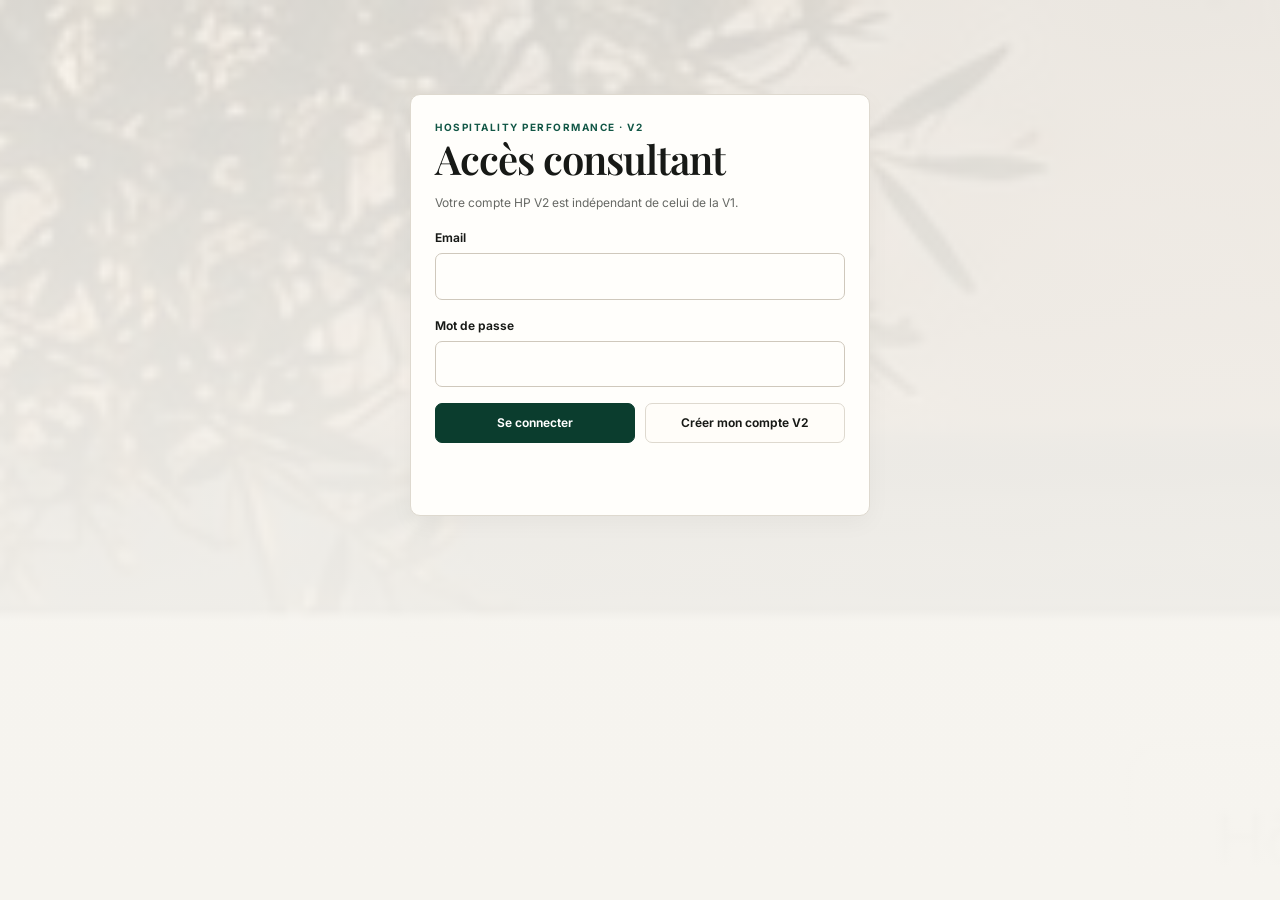
<file: index.html>
<!doctype html>
<html lang="fr"><head><meta charset="utf-8"><meta name="viewport" content="width=device-width,initial-scale=1"><meta name="robots" content="noindex,nofollow"><meta name="referrer" content="no-referrer"><meta name="theme-color" content="#0B3D2E"><title>Établissements | HP V2</title><link rel="preconnect" href="https://fonts.googleapis.com"><link rel="preconnect" href="https://fonts.gstatic.com" crossorigin><link href="https://fonts.googleapis.com/css2?family=Inter:wght@400;500;600;700;800&family=Playfair+Display:ital,wght@0,500;0,600;0,700;1,500&display=swap" rel="stylesheet"><link rel="stylesheet" href="app.css"></head><body class="authOnly" data-page="dashboard">
<aside class="sideNav"><div class="brandBlock"><div class="hpMark">HP</div><div class="hpWords">Hospitality<br>Performance</div></div><nav id="nav" class="navItems" aria-label="Navigation principale"></nav><div class="sideEditorial"><em>Des lieux d’exception<br>plus performants demain.</em><small>HP · Diagnostic V2</small></div></aside>
<main class="appShell"><header class="topbar"><span class="small">Hospitality Performance · Diagnostic initial</span><span id="userName" class="small"></span></header><div class="canvas"><section id="loginView" class="card login"><div class="eyebrow">Hospitality Performance · V2</div><h1>Accès consultant</h1><p class="small">Votre compte HP V2 est indépendant de celui de la V1.</p><form id="loginForm"><label class="field"><span>Email</span><input id="email" type="email" autocomplete="username" required></label><label class="field"><span>Mot de passe</span><input id="password" type="password" autocomplete="current-password" required></label><div class="actions"><button class="btn" id="loginBtn" type="submit">Se connecter</button><button class="btn secondary" id="signupBtn" type="button">Créer mon compte V2</button></div><p id="loginMsg" class="message" role="status"></p></form></section><div id="appView" class="hide"><div class="hero"><div><div class="eyebrow">Hospitality Performance · V2</div><h1>Vos établissements</h1><p class="muted" id="total">Votre espace de diagnostic.</p></div></div><section class="card"><h2>Créer un diagnostic</h2><form id="newForm"><div class="grid2"><label class="field"><span>Nom de l’établissement</span><input id="newName" maxlength="180" required placeholder="Ex. Restaurant des Rives"></label><label class="field"><span>Type d’établissement</span><select id="newType"><option value="">À préciser</option><option>Restaurant</option><option>Bar / bar-restaurant</option><option>Hôtel</option><option>Lieu événementiel</option><option>Groupe multi-sites</option><option>Autre</option></select></label></div><button class="btn" id="createBtn">Créer le diagnostic</button></form></section><section class="card"><div class="grid2"><label class="field"><span>Rechercher</span><input id="search" type="search" placeholder="Nom de l’établissement"></label><label class="field"><span>Statut</span><select id="statusFilter"><option value="">Tous les statuts</option><option>Nouveau</option><option>Pris en charge</option><option>Clos</option></select></label></div><div id="list" class="loading">Chargement des établissements…</div></section><p id="message" class="message screenOnly" role="status"></p></div></div></main><script type="module" src="app.js"></script></body></html>
</file>
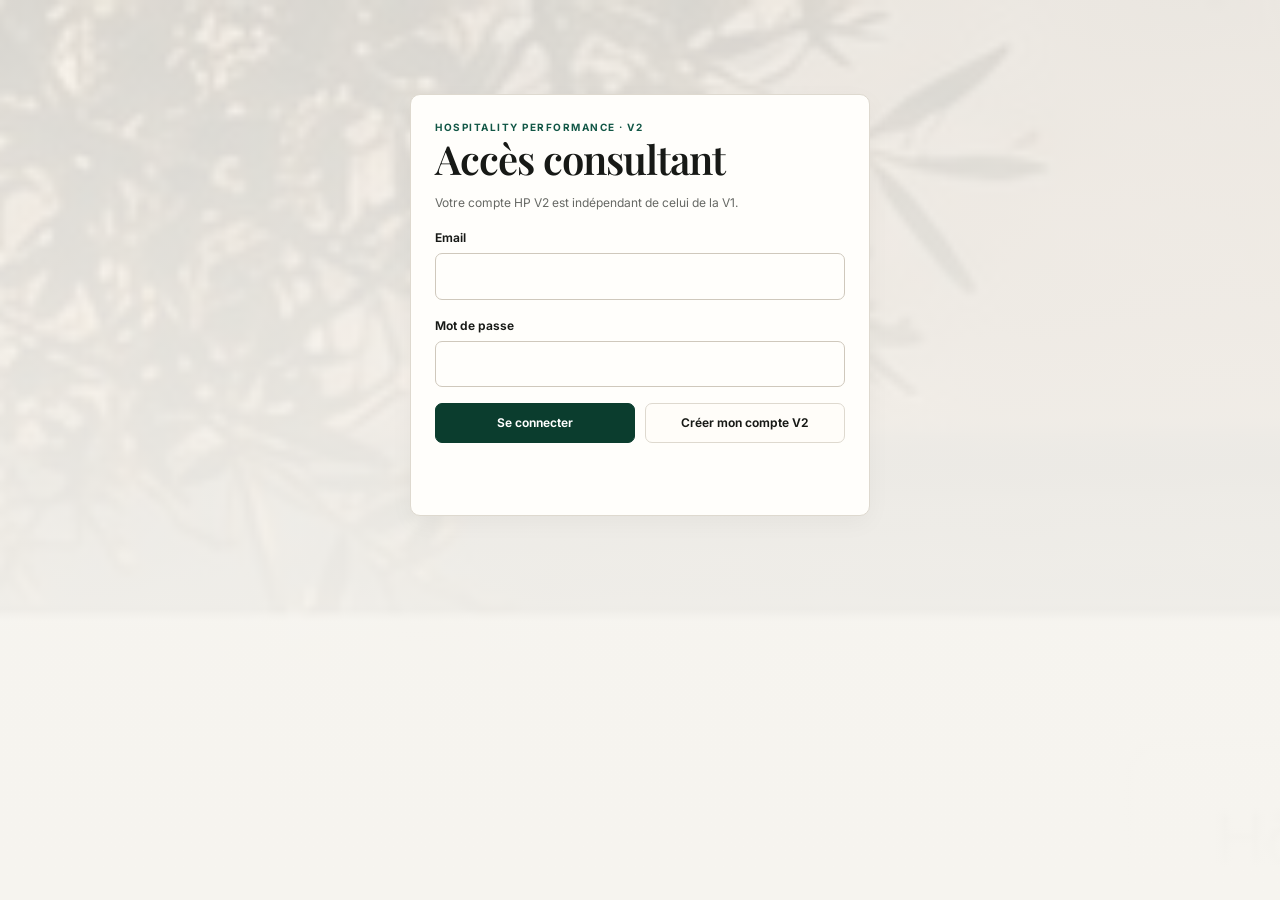
<file: admin.html>
<!doctype html>
<html lang="fr"><head><meta charset="utf-8"><meta name="viewport" content="width=device-width,initial-scale=1"><meta name="robots" content="noindex,nofollow"><meta name="referrer" content="no-referrer"><meta name="theme-color" content="#0B3D2E"><title>Diagnostic | HP V2</title><link rel="preconnect" href="https://fonts.googleapis.com"><link rel="preconnect" href="https://fonts.gstatic.com" crossorigin><link href="https://fonts.googleapis.com/css2?family=Inter:wght@400;500;600;700;800&family=Playfair+Display:ital,wght@0,500;0,600;0,700;1,500&display=swap" rel="stylesheet"><link rel="stylesheet" href="app.css"></head><body class="authOnly" data-page="admin">
<aside class="sideNav"><div class="brandBlock"><div class="hpMark">HP</div><div class="hpWords">Hospitality<br>Performance</div></div><nav id="nav" class="navItems" aria-label="Navigation principale"></nav><div class="sideEditorial"><em>Des lieux d’exception<br>plus performants demain.</em><small>HP · Diagnostic V2</small></div></aside>
<main class="appShell"><header class="topbar"><span class="small">Hospitality Performance · Diagnostic initial</span><span id="userName" class="small"></span></header><div class="canvas"><section id="loginView" class="card login"><div class="eyebrow">Hospitality Performance · V2</div><h1>Accès consultant</h1><p class="small">Votre compte HP V2 est indépendant de celui de la V1.</p><form id="loginForm"><label class="field"><span>Email</span><input id="email" type="email" autocomplete="username" required></label><label class="field"><span>Mot de passe</span><input id="password" type="password" autocomplete="current-password" required></label><div class="actions"><button class="btn" id="loginBtn" type="submit">Se connecter</button><button class="btn secondary" id="signupBtn" type="button">Créer mon compte V2</button></div><p id="loginMsg" class="message" role="status"></p></form></section><div id="appView" class="hide"><div class="hero screenOnly"><div><div class="eyebrow">Diagnostic</div><h1 id="estName">Établissement</h1></div></div><div id="content">Chargement du diagnostic…</div><p id="message" class="message screenOnly" role="status"></p></div></div></main><script type="module" src="app.js"></script></body></html>
</file>
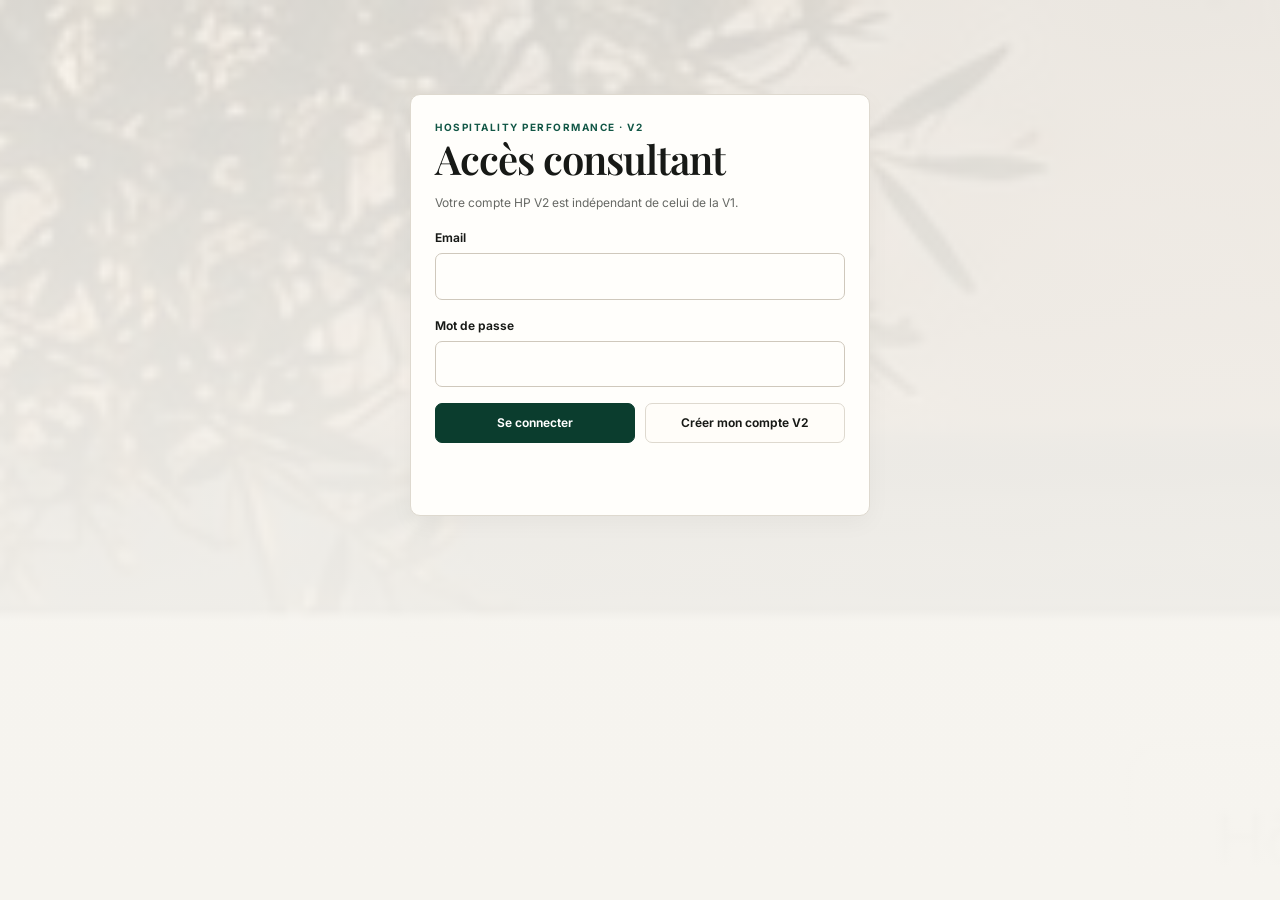
<file: collection.html>
<!doctype html>
<html lang="fr"><head><meta charset="utf-8"><meta name="viewport" content="width=device-width,initial-scale=1"><meta name="robots" content="noindex,nofollow"><meta name="referrer" content="no-referrer"><meta name="theme-color" content="#0B3D2E"><title>Écoute salariés | HP V2</title><link rel="preconnect" href="https://fonts.googleapis.com"><link rel="preconnect" href="https://fonts.gstatic.com" crossorigin><link href="https://fonts.googleapis.com/css2?family=Inter:wght@400;500;600;700;800&family=Playfair+Display:ital,wght@0,500;0,600;0,700;1,500&display=swap" rel="stylesheet"><link rel="stylesheet" href="app.css"></head><body class="authOnly" data-page="collection">
<aside class="sideNav"><div class="brandBlock"><div class="hpMark">HP</div><div class="hpWords">Hospitality<br>Performance</div></div><nav id="nav" class="navItems" aria-label="Navigation principale"></nav><div class="sideEditorial"><em>Des lieux d’exception<br>plus performants demain.</em><small>HP · Diagnostic V2</small></div></aside>
<main class="appShell"><header class="topbar"><span class="small">Hospitality Performance · Diagnostic initial</span><span id="userName" class="small"></span></header><div class="canvas"><section id="loginView" class="card login"><div class="eyebrow">Hospitality Performance · V2</div><h1>Accès consultant</h1><p class="small">Votre compte HP V2 est indépendant de celui de la V1.</p><form id="loginForm"><label class="field"><span>Email</span><input id="email" type="email" autocomplete="username" required></label><label class="field"><span>Mot de passe</span><input id="password" type="password" autocomplete="current-password" required></label><div class="actions"><button class="btn" id="loginBtn" type="submit">Se connecter</button><button class="btn secondary" id="signupBtn" type="button">Créer mon compte V2</button></div><p id="loginMsg" class="message" role="status"></p></form></section><div id="appView" class="hide"><div class="hero screenOnly"><div><div class="eyebrow">Écoute salariés</div><h1 id="estName">Établissement</h1></div></div><div id="content">Chargement du diagnostic…</div><p id="message" class="message screenOnly" role="status"></p></div></div></main><script type="module" src="collection.js"></script></body></html>
</file>
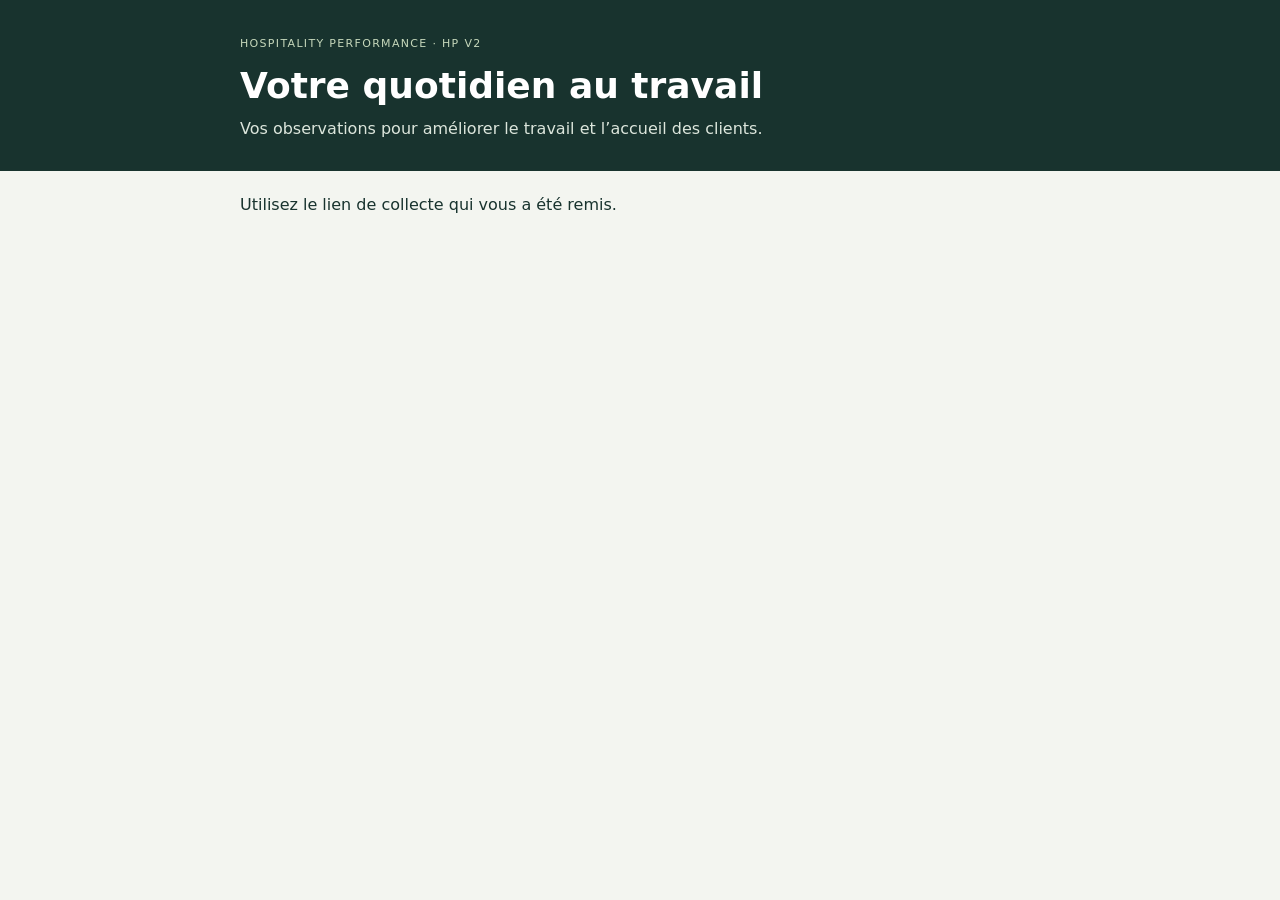
<file: employee.html>
<!doctype html>
<html lang="fr">
<head>
<meta charset="utf-8"><meta name="viewport" content="width=device-width,initial-scale=1">
<title>Questionnaire salarié | HP V2 · Chez Carlo</title><meta name="robots" content="noindex,nofollow"><meta name="referrer" content="no-referrer">
<style>
:root{--ink:#18332e;--green:#185c4d;--light:#e8f0eb;--line:#cddbd2;--muted:#53665f}
*{box-sizing:border-box}html{scroll-padding-bottom:110px}body{margin:0;background:#f3f5f0;color:var(--ink);font:16px/1.5 system-ui,-apple-system,sans-serif}header{background:var(--ink);color:white;padding:30px max(24px,calc((100vw - 800px)/2))}header small{font-size:11px;letter-spacing:.12em;color:#c6d8bb}h1{font-size:clamp(25px,4vw,36px);line-height:1.2;margin:10px 0}header p{max-width:650px;color:#dce6dc;margin:8px 0 0}main{max-width:840px;margin:22px auto;padding:0 20px 50px;min-width:0}h2{font-size:23px;line-height:1.3;margin:22px 0 16px}.notice{padding:16px 20px;background:var(--light);border-radius:12px;margin:14px 0}.notice p{margin:5px 0}.notice summary{font-size:14px;cursor:pointer}.notice a{overflow-wrap:anywhere}.meta,#campaign-site{font-size:14px;color:var(--muted);overflow-wrap:anywhere}nav{display:flex;gap:8px;flex-wrap:wrap;margin:20px 0}nav button{border:1px solid var(--line);background:white;color:var(--ink);border-radius:20px;padding:9px 13px;min-height:44px}nav button[aria-current="step"]{background:var(--green);color:white;border-color:var(--green)}.mobile-nav{display:none}button{font:inherit;cursor:pointer}button:focus-visible,input:focus-visible,textarea:focus-visible,select:focus-visible,summary:focus-visible{outline:3px solid #ba7b13;outline-offset:3px}fieldset.card{min-inline-size:0;min-width:0;width:100%;max-width:100%;margin:20px 0;padding:20px;border:1px solid var(--line);border-radius:14px;background:white}legend{font-size:17px;line-height:1.45;font-weight:700;padding:0 5px;white-space:normal;overflow-wrap:anywhere;max-width:100%}.qid{display:block;font-size:12px;letter-spacing:.09em;color:var(--green);margin-bottom:5px}.hint{font-size:14px;color:var(--muted);margin:8px 0 14px}.choices{display:grid;gap:8px;min-width:0}.choice{display:flex;align-items:flex-start;gap:11px;min-height:48px;padding:12px;border-radius:9px;background:#f6f8f4;cursor:pointer}.choice input{flex:0 0 21px;width:21px;height:21px;margin:2px 0 0;accent-color:var(--green)}.choice span{min-width:0;overflow-wrap:anywhere}label.field{display:block;margin:14px 0 6px;font-weight:550}input[type=text],textarea,select{display:block;min-width:0;max-width:100%;width:100%;font:inherit;font-size:16px;color:var(--ink);border:1px solid #acbeb1;background:white;border-radius:8px;padding:12px;min-height:48px}select{text-overflow:ellipsis}textarea{resize:vertical;min-height:90px}.details,.entry,.matrix-row{min-width:0;max-width:100%;border-left:3px solid #c9d9bd;padding:0 0 3px 14px;margin:16px 0}.entry{background:#f7f9f4;padding:12px;border-radius:8px}.entry h3{font-size:15px;margin:0 0 10px}.matrix-row label{display:block;margin-bottom:7px;font-weight:550;overflow-wrap:anywhere}.actions{display:flex;gap:10px;justify-content:space-between;margin-top:24px}.btn{border:1px solid var(--green);border-radius:9px;padding:12px 18px;min-height:48px;background:white;color:var(--green)}.primary{background:var(--green);color:white}.btn:disabled{opacity:.45;cursor:default}.error{color:#9c2b23;font-size:14px}.error:empty{display:none}#status{padding:12px 0;color:#8c2721;overflow-wrap:anywhere}progress{display:block;width:100%;height:7px;accent-color:var(--green);margin-top:8px}[hidden]{display:none!important}.footer{margin-top:26px;border-top:1px solid var(--line);padding-top:16px;font-size:13px;color:var(--muted)}#submission{margin:16px 0}#connection-state{overflow-wrap:anywhere}
@media(max-width:600px){body{padding-bottom:calc(104px + env(safe-area-inset-bottom,0px))}header{padding:19px 16px}header p{font-size:14px;line-height:1.5}main{margin:16px auto;padding:0 16px 24px}h2{font-size:21px;margin:20px 0 12px}.notice{padding:12px 14px;font-size:14px;border-radius:10px;margin:12px 0}nav{display:none}.mobile-nav{display:block;font-size:13px;font-weight:600;margin:18px 0 10px}.mobile-nav select{margin-top:6px;background:var(--green);color:white;border-color:var(--green);font-size:16px;min-height:48px}.meta{font-size:13px}fieldset.card{padding:14px;margin:18px 0;border-radius:12px}legend{font-size:16px;padding:0 3px;max-width:100%;width:100%}.choice{padding:11px;min-height:48px}.details,.matrix-row{padding-left:9px;margin:14px 0}.entry{padding:10px;border-left:0}.details .entry{margin-left:0}.actions{position:fixed;z-index:10;left:0;right:0;bottom:0;display:flex;align-items:center;gap:10px;margin:0;padding:10px 16px calc(10px + env(safe-area-inset-bottom,0px));background:#fffefb;border-top:1px solid var(--line);box-shadow:0 -4px 16px #18332e0a}.actions .btn{flex:1;min-width:0;font-size:15px;padding:12px 9px}.actions #submit{flex:1.6}.footer{font-size:12px}#campaign-site{font-size:13px}}
@media(max-width:350px){main{padding-inline:10px}header{padding-inline:12px}fieldset.card{padding:12px}h1{font-size:24px}.actions{padding-inline:10px}.choice{gap:8px;padding:10px}}
@media(prefers-reduced-motion:reduce){*{scroll-behavior:auto!important}}
@media print{body{background:white;padding:0}header{background:white;color:black;padding:15px}header p,header small{color:black}main{margin:0;max-width:none}nav,.mobile-nav,.actions,.footer,#status,progress,#submission{display:none!important}section[hidden]{display:block!important}fieldset.card{break-inside:avoid;border-color:#aaa}input,textarea,select{border-color:#aaa}h2{break-after:avoid}}


/* Keep question headings inside the card instead of across the fieldset border. */
fieldset.card{padding:22px}
.question-header{min-width:0;padding-bottom:15px;margin-bottom:16px;border-bottom:1px solid #e7ede5}
.question-title{margin:0;color:var(--ink);font-size:17px;line-height:1.45;font-weight:700;overflow-wrap:anywhere}
.question-header .qid{display:inline-block;margin:0 0 9px;padding:3px 8px;border-radius:6px;background:var(--light);font-size:11px;line-height:1.4;font-weight:700;letter-spacing:.06em}
.question-header+.hint{margin-top:0}
@media(max-width:600px){fieldset.card{padding:17px 15px;margin:16px 0}.question-header{padding-bottom:13px;margin-bottom:14px}.question-title{font-size:16px;line-height:1.45}}
@media(max-width:350px){fieldset.card{padding:15px 13px}}
</style></head>
<body><header><small>HOSPITALITY PERFORMANCE · HP V2</small><h1>Votre quotidien au travail</h1><p>Vos observations pour améliorer le travail et l’accueil des clients.</p></header>
<main><div id="connection-state" role="status">Vérification du lien…</div><div id="survey-root" hidden><p id="campaign-site"></p><div class="notice"><p><strong>Pensez à vos quatre dernières semaines de travail.</strong></p><p>Toutes les réponses sont facultatives. Vous pouvez indiquer « Je ne sais pas » ou « Non concerné ». Dans vos exemples, ne nommez pas de collègues ni de clients.</p></div>
<details class="notice"><summary>Informations sur la collecte et les données</summary><p>Cette collecte volontaire sert à préparer les améliorations d’organisation, d’intégration et d’expérience client. Vous pouvez choisir « Non concerné » et laisser les commentaires vides.</p><p>Aucun nom, email ou poste n’est demandé. La période de l’intégration observée peut être indiquée, sans date précise. Évitez les noms, les situations reconnaissables et les données sensibles dans les commentaires. Dans une petite équipe, un récit peut permettre de reconnaître son auteur : l’anonymat absolu n’est pas garanti.</p><p>Les réponses détaillées sont accessibles au titulaire du compte HP qui pilote la collecte, Thibaut Frevol. Les synthèses destinées à la direction et aux équipes portent sur les résultats collectifs ; les résultats ne sont affichés qu’à partir de cinq réponses applicables. Aucun verbatim n’est inclus dans cette synthèse.</p><p>Les réponses détaillées sont supprimées lors de la purge quotidienne, à partir de 90 jours après la fermeture prévue de la collecte. Contact pour toute question sur cette collecte ou les données : <a href="mailto:frevol.thibaut@gmail.com">frevol.thibaut@gmail.com</a>. Le lien permet un seul envoi. Il ne doit être associé à aucun registre nominatif.</p></details>
<nav aria-label="Rubriques du questionnaire" id="tabs"></nav><label class="mobile-nav" for="mobile-step">Rubrique<select id="mobile-step"></select></label><div class="meta" id="step-label"></div><progress id="progress" max="5" value="1" aria-label="Progression dans les rubriques"></progress>
<form id="survey" novalidate></form>
<div id="submission" hidden><label class="choice"><input type="checkbox" id="notice"><span>J’ai pris connaissance des informations sur la collecte et je souhaite transmettre mes réponses.</span></label><div hidden aria-hidden="true"><input id="website" tabindex="-1" autocomplete="off"></div></div>
<div class="actions"><button class="btn" type="button" id="prev">← Retour</button><button class="btn primary" type="button" id="next">Continuer →</button><button class="btn primary" type="button" id="submit" hidden>Envoyer mes réponses</button></div>
<div id="status" role="status" aria-live="polite"></div><div class="footer">HP V2 · Écoute salariés · Vos réponses portent sur les quatre dernières semaines, sauf indication particulière.</div></div>
<noscript><p>Activez JavaScript pour afficher et remplir ce formulaire interactif.</p></noscript></main>
<script type="module">
import {SUPABASE_URL} from "./config.js";
import {questionnaireVersion,validateEmployee} from "./employee-model.js";
'use strict';
const questions=[{"n": "Q01", "title": "Difficultés de charge", "id": "org_workload_peaks", "label": "L’équipe a-t-elle parfois du mal à suivre ?"}, {"n": "Q02", "title": "Temps disponible", "id": "org_available_time", "label": "Y a-t-il des moments où l’équipe a peu de travail ?"}, {"n": "Q03", "title": "Pertes de temps", "id": "org_time_losses", "label": "Quelles sont les principales causes de perte de temps dans votre travail ?"}, {"n": "Q04", "title": "Dépassements horaires", "id": "org_overtime", "label": "Sur les quatre dernières semaines, combien de fois avez-vous dépassé votre horaire de fin prévu ?"}, {"n": "Q05", "title": "Modification d’organisation", "id": "org_improvement", "label": "Quelle modification d’organisation permettrait de mieux absorber l’activité avec les heures de travail disponibles ?"}, {"n": "Q06", "title": "Demandes insatisfaites", "id": "offer_unmet_requests", "label": "Quelles demandes de clients ne parvenons-nous pas à satisfaire aujourd’hui ?"}, {"n": "Q07", "title": "Renoncements clients", "id": "offer_lost_opportunities", "label": "Avez-vous observé des clients renoncer à une commande, une réservation ou une prestation ?"}, {"n": "Q08", "title": "Offre à tester", "id": "offer_test_proposal", "label": "À partir des demandes réellement entendues, quelle offre faudrait-il tester en premier ?"}, {"n": "Q09", "title": "Conditions de réalisation", "id": "offer_delivery_barriers", "label": "Qu’est-ce qui pourrait empêcher l’équipe de réaliser correctement cette nouvelle offre ?"}, {"n": "Q10", "title": "Informations commerciales disponibles", "id": "offer_sales_information", "label": "Lorsqu’un client vous interroge sur les offres ou prestations de l’établissement, de quoi disposez-vous ?"}, {"n": "Q11", "title": "Étapes réellement prévues", "id": "onboarding_steps", "label": "Lors de cette intégration, quels éléments étaient effectivement prévus ?"}, {"n": "Q12", "title": "Tâches mises en difficulté", "id": "onboarding_difficult_tasks", "label": "Sur quelles tâches le nouveau collaborateur a-t-il été mis en difficulté faute d’explication ou d’accompagnement ?"}, {"n": "Q13", "title": "Critères d’autonomie", "id": "onboarding_autonomy_criteria", "label": "Qu’est-ce qui permettait de décider que le nouveau collaborateur pouvait travailler seul sur son poste ?"}, {"n": "Q14", "title": "Accompagnement prioritaire", "id": "onboarding_support_priorities", "label": "Quel accompagnement aurait le plus facilité cette prise de poste ?"}, {"n": "Q15", "title": "Problèmes signalés", "id": "customer_reported_problems", "label": "Quels problèmes les clients vous ont-ils signalés sur les quatre dernières semaines ?"}, {"n": "Q16", "title": "Problème majeur et traitement", "id": "customer_main_issue", "label": "Quel problème dégrade le plus l’expérience client selon vos observations ?"}, {"n": "Q17", "title": "Points forts à préserver", "id": "customer_strengths", "label": "Qu’est-ce que les clients apprécient particulièrement et qu’il faut préserver ?"}, {"n": "Q18", "title": "Priorité terrain", "id": "priority_first_action", "label": "Parmi les difficultés que vous avez décrites, laquelle faudrait-il traiter en premier dans les trois prochains mois ?"}];
const sections=['Organisation du travail','Offre commerciale','Intégration','Expérience client','Première action'];
const unknown=['Je ne sais pas','Non concerné'];
const yes=['Oui','Partiellement','Non',...unknown];
const exclusive=new Set(['Je ne sais pas','Non concerné','Aucune perte de temps importante','Aucun obstacle identifié','Aucun critère clairement identifié','Raison inconnue']);
const $=id=>document.getElementById(id);
function el(tag,props={},txt){let e=document.createElement(tag);Object.assign(e,props);if(txt!==undefined)e.textContent=txt;return e}
function field(parent,name,label,long=true){let id='f_'+name;parent.append(el('label',{className:'field',htmlFor:id},label));let e=el(long?'textarea':'input',{id,name,maxLength:long?1000:300});if(!long)e.type='text';parent.append(e);return e}
function select(parent,name,label,opts){let box=el('div',{className:'matrix-row'}),id='f_'+name;box.append(el('label',{htmlFor:id},label));let e=el('select',{name,id});e.append(el('option',{value:''},'Choisir une réponse'));opts.forEach(o=>e.append(el('option',{value:o},o)));box.append(e);parent.append(box);return e}
function choice(parent,name,opts,multi=false,max=99,labels={}){let box=el('div',{className:'choices'});parent.append(box);opts.forEach((o,i)=>{let lab=el('label',{className:'choice'}),input=el('input',{type:multi?'checkbox':'radio',name,value:o});input.addEventListener('change',()=>{if(multi&&input.checked){let all=[...box.querySelectorAll('input')];if(exclusive.has(o))all.forEach(x=>{if(x!==input)x.checked=false});else all.forEach(x=>{if(exclusive.has(x.value))x.checked=false});if(all.filter(x=>x.checked).length>max){input.checked=false;error.textContent='Choisissez '+max+' réponses maximum.';return}}error.textContent='';box.dispatchEvent(new Event('answerchange'))});lab.append(input,el('span',{},labels[o]||o));box.append(lab)});let error=el('p',{className:'error',role:'alert'});box.append(error);return box}
function selected(box){return [...box.querySelectorAll('input:checked')].map(x=>x.value)}
function clear(box){box.querySelectorAll('input,textarea,select').forEach(x=>{if(x.type==='radio'||x.type==='checkbox')x.checked=false;else x.value=''});box.querySelectorAll('.error').forEach(x=>x.textContent='')}
function visibility(box,show){if(!show&&!box.hidden)clear(box);box.hidden=!show;box.querySelectorAll('input,select,textarea').forEach(x=>x.disabled=!show);if(show)box.querySelectorAll('[hidden] input,[hidden] select,[hidden] textarea').forEach(x=>x.disabled=true)}
function gate(parent,name,options,active,build,labels={}){let c=choice(parent,name,options,false,99,labels),d=el('div',{className:'details'});parent.append(d);build(d);visibility(d,false);c.addEventListener('answerchange',()=>visibility(d,active(selected(c)[0])));return c}
function multi(parent,name,options,max=99){let c=choice(parent,name,options,true,max);if(options.some(x=>x.startsWith('Autre'))){let d=el('div',{className:'details'});parent.append(d);field(d,name+'.other','Précisez « Autre »');visibility(d,false);c.addEventListener('answerchange',()=>visibility(d,selected(c).some(x=>x.startsWith('Autre'))))}return c}
function entries(parent,name,count,fields){for(let i=1;i<=count;i++){let b=el('div',{className:'entry'});b.append(el('h3',{},'Situation '+i+' (facultative)'));parent.append(b);fields(b,name+'.items.'+i)}}
function matrix(parent,name,rows,opts=yes){rows.forEach((r,i)=>select(parent,name+'.rows.'+(i+1),r,opts))}
const groups=sections.map((t,i)=>{let s=el('section',{id:'section_'+i});s.append(el('h2',{tabIndex:-1},t));$('survey').append(s);return s});
const mapping=[0,0,0,0,0,1,1,1,1,1,2,2,2,2,3,3,3,4];
let context=el('fieldset',{className:'card'});context.setAttribute('aria-labelledby','onboarding-context-title');let contextHeader=el('div',{className:'question-header'});contextHeader.append(el('h3',{className:'question-title',id:'onboarding-context-title'},'Votre observation de l’intégration'));context.append(contextHeader);groups[2].append(context);
const ref=choice(context,'onboarding_reference',['Moins de trois mois','De trois à douze mois','Plus d’un an','Je ne sais plus','Aucune intégration observée']);
context.append(el('p',{className:'hint'},'Appuyez-vous sur votre arrivée ou sur l’intégration la plus récente à laquelle vous avez participé. Si vous n’en avez observé aucune, passez à la rubrique suivante.'));
questions.forEach((q,index)=>{let card=el('fieldset',{className:'card',id:q.id}),questionHeader=el('div',{className:'question-header'});card.setAttribute('aria-labelledby',q.id+'-number '+q.id+'-title');questionHeader.append(el('span',{className:'qid',id:q.id+'-number'},q.n),el('h3',{className:'question-title',id:q.id+'-title'},q.label));card.append(questionHeader);groups[mapping[index]].append(card);const n=q.id;switch(index+1){
case 1:card.append(el('p',{className:'hint'},'Pensez aux moments où les tâches s’accumulent ou les clients attendent.'));
 gate(card,n+'.status',['Des difficultés observées','Aucune difficulté régulière observée',...unknown],x=>x==='Des difficultés observées',d=>{
 d.append(el('p',{className:'hint'},'Un seul exemple suffit.'));
 field(d,n+'.items.1.slot','À quel moment ?',false);
 field(d,n+'.items.1.task','Qu’est-ce qui devient difficile ?').maxLength=300;
 },{'Des difficultés observées':'Oui','Aucune difficulté régulière observée':'Non'});break;
case 2:gate(card,n+'.status',['Des moments identifiés','Aucun moment identifié',...unknown],x=>x==='Des moments identifiés',d=>{
 field(d,n+'.slot','À quel moment ?',false);
 field(d,n+'.tasks','Que pourrait-on faire pendant ce temps ?');
 },{'Des moments identifiés':'Oui','Aucun moment identifié':'Non'});break;
case 3:{card.append(el('p',{className:'hint'},'Trois réponses maximum.'));let c=multi(card,n+'.causes',['Attendre une information ou une décision','Chercher du matériel ou des produits','Refaire une tâche après une erreur','Réaliser des déplacements évitables','Effectuer une tâche déjà faite par quelqu’un','Attendre qu’un autre poste termine son travail','Répartir ou clarifier les tâches pendant le service','Autre','Aucune perte de temps importante',...unknown],3);let d=el('div',{className:'details'});card.append(d);let p=select(d,n+'.priority','Quelle cause est prioritaire ?',[]);field(d,n+'.example','Donnez un exemple récent et sa fréquence');visibility(d,false);c.addEventListener('answerchange',()=>{let vals=selected(c).filter(x=>!exclusive.has(x)),old=p.value;p.replaceChildren(el('option',{value:''},'Choisir une réponse'));vals.forEach(x=>p.append(el('option',{value:x},x)));p.value=vals.includes(old)?old:'';visibility(d,vals.length>0)});break}
case 4:gate(card,n+'.count',['Aucune','Une fois','Deux ou trois fois','Quatre fois ou plus',...unknown],x=>['Une fois','Deux ou trois fois','Quatre fois ou plus'].includes(x),d=>multi(d,n+'.reasons',['Activité client','Rangement ou nettoyage','Préparation du lendemain','Absence ou remplacement','Organisation imprécise','Autre','Je ne sais pas']));break;
case 5:gate(card,n+'.status',['Une proposition','Aucune proposition à ce stade',...unknown],x=>x==='Une proposition',d=>{field(d,n+'.change','Modification concrète');field(d,n+'.conditions','Conditions nécessaires pour qu’elle fonctionne')});card.append(el('p',{className:'hint'},'Exemples : décaler une préparation, modifier une répartition des tâches, faciliter l’entraide entre postes, adapter les heures de présence.'));break;
case 6:gate(card,n+'.status',['Des demandes identifiées','Aucune demande identifiée',...unknown],x=>x==='Des demandes identifiées',d=>entries(d,n,3,(b,p)=>{field(b,p+'.request','Ce que le client recherchait',false);field(b,p+'.occasion','Moment ou occasion',false);select(b,p+'.frequency','Fréquence',['Une fois','Plusieurs fois dans le mois','Chaque semaine ou davantage','Je ne sais pas']);field(b,p+'.current_response','Réponse apportée actuellement')}));card.append(el('p',{className:'hint'},'Produit, formule, horaire, service ou accueil de groupe.'));break;
case 7:gate(card,n+'.frequency',['Jamais','Une fois','Plusieurs fois',...unknown],x=>['Une fois','Plusieurs fois'].includes(x),d=>{multi(d,n+'.reasons',['Prix','Offre inadaptée','Manque de disponibilité','Délai de réponse','Conditions peu claires','Autre','Raison inconnue']);field(d,n+'.example','Exemple sans information permettant d’identifier le client')});break;
case 8:gate(card,n+'.status',['Une offre à proposer','Pas assez d’éléments pour proposer une offre','Non concerné'],x=>x==='Une offre à proposer',d=>{field(d,n+'.customer','Type de client concerné');field(d,n+'.need','Besoin ou occasion de visite');field(d,n+'.offer','Ce que l’offre comprendrait');field(d,n+'.slot','Jour ou créneau adapté')});break;
case 9:card.append(el('p',{className:'hint',id:'offer-reminder'},'Appuyez-vous sur l’offre proposée à la question précédente. Sans proposition, vous pouvez répondre « Non concerné ». Trois réponses maximum.'));multi(card,n+'.barriers',['Préparation trop importante','Manque de personnel sur le créneau','Matériel ou espace insuffisant','Compétences à acquérir','Difficulté à prendre ou transmettre les réservations','Organisation entre les postes','Risque de dégrader le service habituel','Autre','Aucun obstacle identifié',...unknown],3);break;
case 10:matrix(card,n,['Une présentation claire de ce qui est proposé','Les prix et les conditions applicables','Les disponibilités ou un moyen de les vérifier','Un interlocuteur identifié pour les demandes particulières','Une méthode pour transmettre la demande et assurer son suivi']);break;
case 11:matrix(card,n,['Une personne référente identifiée','Une présentation des lieux et du matériel','Une explication des tâches et des standards attendus','Une présentation des produits et de l’offre','Une explication des règles essentielles d’hygiène et de sécurité','Un temps de pratique accompagné','Un point après les premiers services']);break;
case 12:gate(card,n+'.status',['Des difficultés observées','Aucune difficulté de ce type observée',...unknown],x=>x==='Des difficultés observées',d=>entries(d,n,3,(b,p)=>{field(b,p+'.task','Tâche',false);multi(b,p+'.impact',['Erreur','Sollicitation répétée d’un collègue','Retard','Difficulté avec un client','Autre']);field(b,p+'.detail','Précision facultative')}));break;
case 13:multi(card,n+'.criteria',['Une vérification des tâches maîtrisées','Une observation par le référent ou le responsable','L’avis du nouveau collaborateur','Un nombre de jours ou de services fixé à l’avance','Le besoin de le laisser seul pour assurer le service','Aucun critère clairement identifié','Autre',...unknown]);break;
case 14:{card.append(el('p',{className:'hint'},'Deux réponses maximum.'));let c=choice(card,n+'.supports',['Référent disponible','Fiche de poste ou liste de tâches','Présentation des produits','Démonstration pratique','Service en binôme','Point de suivi','Autre',...unknown],true,2);let ds=[];[...c.querySelectorAll('input')].forEach((inp,i)=>{if(exclusive.has(inp.value))return;let d=el('div',{className:'details'});card.append(d);field(d,n+'.details.'+i,inp.value+' : précisez le contenu utile');visibility(d,false);ds.push([inp,d])});c.addEventListener('answerchange',()=>ds.forEach(([inp,d])=>visibility(d,inp.checked)));break}
case 15:matrix(card,n,['Attente avant l’accueil ou la prise de commande','Attente des boissons ou des plats','Erreur de commande','Produit ou prestation indisponible','Qualité ou régularité des produits','Qualité de l’accueil ou de l’attention','Propreté ou confort','Réservation, information ou facturation','Autre'],['Aucun signalement','Une fois','Plusieurs fois, moins d’une fois par semaine','Chaque semaine ou davantage',...unknown]);field(card,n+'.other','Précisez un autre problème (facultatif)');break;
case 16:gate(card,n+'.status',['Un problème identifié','Aucun problème identifié',...unknown],x=>x==='Un problème identifié',d=>{field(d,n+'.facts','Situation récente et faits observés');field(d,n+'.customer_words','Ce que le client a exprimé');field(d,n+'.interpretation','Votre interprétation ou cause probable');field(d,n+'.handling','Manière dont la situation a été traitée');select(d,n+'.response_clarity','Saviez-vous quelle réponse apporter au client ?',['Oui','Partiellement','Non','Non concerné']);select(d,n+'.decision_clarity','Saviez-vous quelle décision vous pouviez prendre ?',['Oui','Partiellement','Non','Non concerné'])});break;
case 17:gate(card,n+'.status',['Un point fort identifié',...unknown],x=>x==='Un point fort identifié',d=>{field(d,n+'.observation','Retour client ou comportement observé');field(d,n+'.practice','Pratique de l’équipe qui y contribue')});break;
case 18:gate(card,n+'.status',['Une action à proposer','Aucune proposition à ce stade',...unknown],x=>x==='Une action à proposer',d=>{field(d,n+'.problem','Le problème précis');field(d,n+'.action','L’action à tester');field(d,n+'.result','Le résultat attendu');field(d,n+'.indicator','Le signe concret qui permettrait de vérifier l’amélioration')});break;
}});
ref.addEventListener('answerchange',()=>{let skip=selected(ref)[0]==='Aucune intégration observée';questions.slice(10,14).forEach(q=>visibility($(q.id),!skip))});
function updateOffer(){let inp=document.querySelector('[name="offer_test_proposal.offer"]');$('offer-reminder').textContent='Offre proposée : '+(inp?.value.trim()||'aucune précision saisie')+'. Sans proposition, vous pouvez répondre « Non concerné ». Trois réponses maximum.'}
$('survey').addEventListener('input',updateOffer);$('survey').addEventListener('change',updateOffer);
let step=0;sections.forEach((t,i)=>$('mobile-step').append(el('option',{value:String(i)},(i+1)+' / 5 · '+t)));
$('mobile-step').onchange=()=>show(Number($('mobile-step').value),true);
sections.forEach((t,i)=>{let b=el('button',{type:'button'},(i+1)+'. '+t);b.addEventListener('click',()=>show(i,true));$('tabs').append(b)});
function show(i,focus=false){step=i;$('mobile-step').value=String(i);groups.forEach((s,j)=>s.hidden=i!==j);[...$('tabs').children].forEach((b,j)=>{if(i===j)b.setAttribute('aria-current','step');else b.removeAttribute('aria-current')});$('step-label').textContent='Rubrique '+(i+1)+' sur 5 · '+sections[i];$('progress').value=i+1;$('prev').disabled=i===0;$('next').hidden=i===4;$('submission').hidden=i!==4;$('submit').hidden=i!==4;if(focus){groups[i].querySelector('h2').focus({preventScroll:true});groups[i].scrollIntoView({behavior:window.matchMedia?.('(prefers-reduced-motion: reduce)').matches?'auto':'smooth',block:'start'})}}
$('prev').onclick=()=>show(Math.max(0,step-1),true);$('next').onclick=()=>show(Math.min(4,step+1),true);$('survey').addEventListener('submit',e=>e.preventDefault());
function collect(){const answers={};for(const [key,value]of new FormData($('survey'))){if(typeof value!=='string'||!value.trim())continue;if(key in answers)answers[key]=Array.isArray(answers[key])?[...answers[key],value]:[answers[key],value];else {let control=[...$('survey').elements].find(e=>e.name===key);answers[key]=control?.type==='checkbox'?[value]:value}}return {questionnaire_version:'hpv2_employee_90d_2026_10_28',exported_at:new Date().toISOString(),answers}}
const token=new URLSearchParams(location.hash.slice(1)).get('invitation')||'';
const endpoint=SUPABASE_URL+'/functions/v1/employee-collection';
const headers={'Content-Type':'application/json','x-hp-invitation':token};
window.addEventListener('hashchange',()=>location.reload());
function finished(){ $('survey-root').hidden=true;$('connection-state').textContent='Merci. Vos réponses ont été enregistrées. Un bilan collectif sera présenté après la collecte.';window.scrollTo({top:0,behavior:'smooth'}); }
async function startCollection(){
 try{
  if(!/^[a-f0-9]{64}$/.test(token))throw Error('Utilisez le lien de collecte qui vous a été remis.');
  const r=await fetch(endpoint,{headers});const info=await r.json();if(!r.ok)throw Error(info.error||'Lien indisponible.');
  if(info.received){finished();return;}
  if(info.questionnaire_version!==questionnaireVersion)throw Error('Le nouveau questionnaire sera disponible après la mise à jour du service. Réessayez plus tard.');
  $('campaign-site').textContent=[info.site,info.title,'Réponses jusqu’au '+new Date(info.closes_at).toLocaleDateString('fr-FR')].filter(Boolean).join(' · ');
  $('connection-state').textContent='';$('survey-root').hidden=false;
 }catch(e){$('connection-state').textContent=e.message||'Vérification du lien indisponible.';}
}
$('submit').onclick=async()=>{
 $('status').textContent='';
 const data=collect();const input={questionnaire_version:questionnaireVersion,notice:$('notice').checked,website:$('website').value,fields:data.answers};
 const v=validateEmployee(input);if(v.error){$('status').textContent=v.error;return;}
 const btn=$('submit');btn.disabled=true;btn.textContent='Envoi…';
 try{
  const r=await fetch(endpoint,{method:'POST',headers,body:JSON.stringify(input)});const result=await r.json();if(!r.ok)throw Error(result.error||'Enregistrement indisponible.');
  if(result.received!==true)throw Error('L’enregistrement n’a pas été confirmé. Réessayez.');finished();
 }catch(e){$('status').textContent=e.message||'Enregistrement indisponible.';btn.disabled=false;btn.textContent='Envoyer mes réponses';}
};

show(0);startCollection();
</script></body></html>
</file>
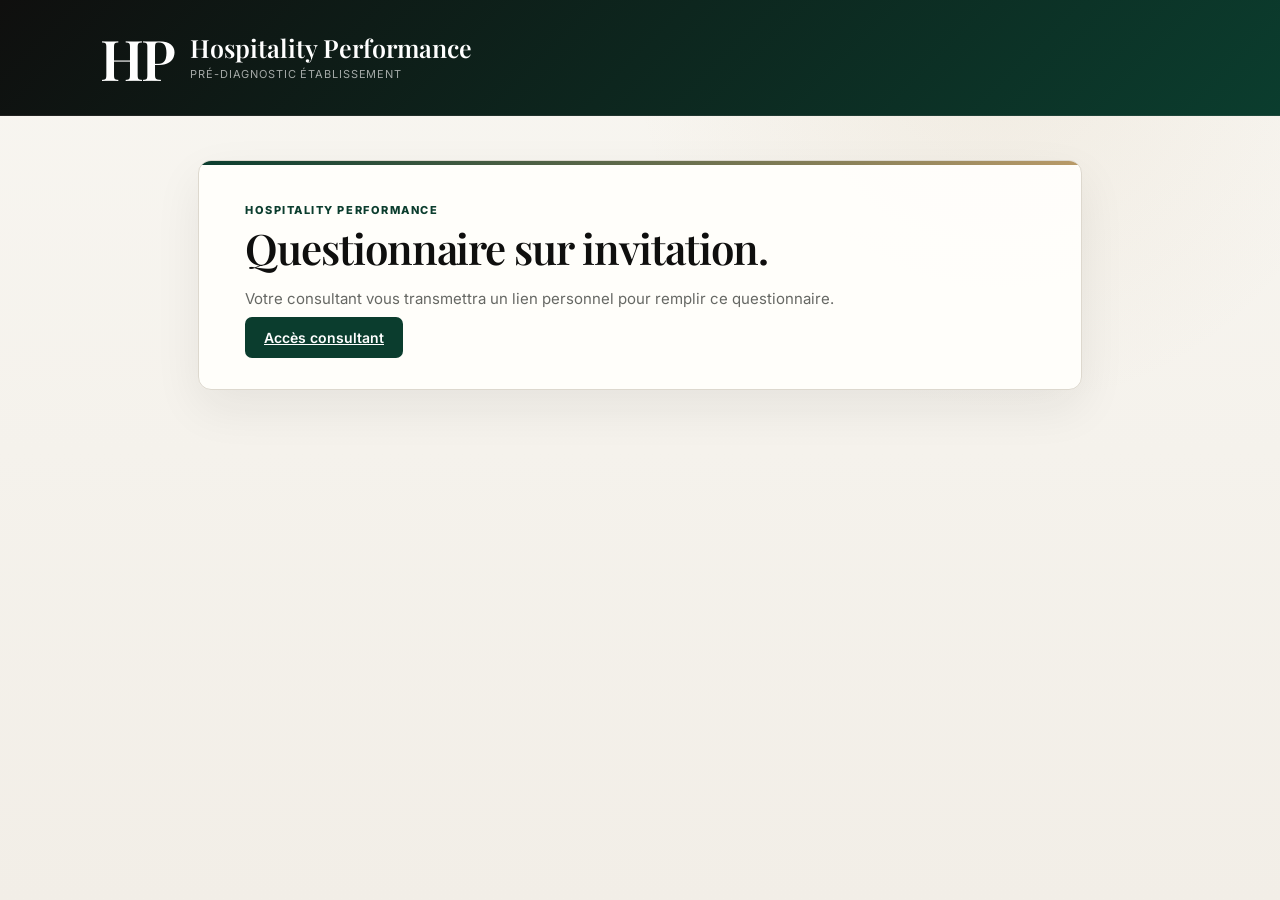
<file: questionnaire.html>
<!doctype html>
<html lang="fr">
<head>
  <meta charset="utf-8">
  <meta name="viewport" content="width=device-width,initial-scale=1">
  <meta name="description" content="Pré-diagnostic Hospitality Performance pour établissements CHR.">
  <meta name="theme-color" content="#0B3D2E">
  <title>Questionnaire dirigeant | HP V2</title><meta name="referrer" content="no-referrer">
  <link rel="preconnect" href="https://fonts.googleapis.com">
  <link rel="preconnect" href="https://fonts.gstatic.com" crossorigin>
  <link href="https://fonts.googleapis.com/css2?family=Inter:wght@400;500;600;700;800&family=Playfair+Display:ital,wght@0,500;0,600;0,700;1,500&display=swap" rel="stylesheet">
  <style>
    :root{
      --emerald:#0B3D2E;--emerald2:#125746;--black:#0F0F0E;--stone:#F6F4EF;
      --paper:#FFFEFB;--graphite:#666864;--ink:#171916;--line:#DDD8CE;--gold:#B99A68;--danger:#B54A45
    }
    *{box-sizing:border-box}
    body{margin:0;background:
      radial-gradient(circle at 78% 5%,rgba(185,154,104,.10),transparent 28%),
      linear-gradient(180deg,#f8f6f1,#f2eee7);
      color:var(--ink);font-family:"Inter",system-ui,sans-serif;min-height:100vh}
    .publicTop{min-height:116px;background:linear-gradient(135deg,#0f0f0e,#0b3d2e);color:#fff;display:flex;align-items:center;padding:0 max(28px,calc((100vw - 1080px)/2));border-bottom:1px solid rgba(255,255,255,.08)}
    .publicIdentity{display:flex;align-items:center;gap:18px}
    .publicMonogram{font:600 56px/1 "Playfair Display",Georgia,serif;letter-spacing:-.06em}
    .publicBrand{font:600 25px/1.1 "Playfair Display",Georgia,serif}
    .publicSub{font-size:11px;opacity:.62;margin-top:5px;letter-spacing:.08em;text-transform:uppercase}
    .wrap{max-width:920px;margin:auto;padding:44px 18px 70px}
    .brand{display:none}
    .card{background:rgba(255,254,251,.97);border:1px solid var(--line);border-radius:13px;padding:42px 46px;box-shadow:0 18px 48px rgba(28,31,28,.07);position:relative;overflow:hidden}
    .card:before{content:"";position:absolute;left:0;top:0;width:100%;height:4px;background:linear-gradient(90deg,var(--emerald),var(--gold))}
    h1,h2{font-family:"Playfair Display",Georgia,serif;color:var(--black);letter-spacing:-.025em}
    h1{font-size:42px;line-height:1.08;margin:0 0 14px;font-weight:600;max-width:760px}
    h2{font-size:29px;margin:0 0 8px;font-weight:600}
    .lead{color:var(--graphite);font-size:15px;line-height:1.7}
    .pills{display:flex;gap:8px;flex-wrap:wrap;margin:24px 0}
    .pill{background:#edf2ef;color:var(--emerald);border:1px solid #dce6e1;border-radius:999px;padding:8px 12px;font-size:12px;font-weight:700}
    .bar{height:5px;background:#e7e2d9;border-radius:99px;overflow:hidden;margin-bottom:30px}
    .fill{height:100%;background:linear-gradient(90deg,var(--emerald),var(--emerald2));transition:.2s}
    .step{display:none}.step.on{display:block}
    .k{font-size:11px;font-weight:800;letter-spacing:.14em;text-transform:uppercase;color:var(--emerald);margin-bottom:9px}
    .field{margin:20px 0}.field label{display:block;font-weight:650;margin-bottom:8px;font-size:13px}
    input,select,textarea{width:100%;font:inherit;padding:13px 14px;border:1px solid #cfc8bc;border-radius:7px;background:#fffefb;color:var(--ink)}
    textarea{min-height:110px;resize:vertical}
    input:focus,select:focus,textarea:focus{outline:0;border-color:var(--emerald2);box-shadow:0 0 0 3px rgba(18,87,70,.09)}
    .actions{display:flex;justify-content:space-between;gap:10px;margin-top:30px}
    .btn{border:0;border-radius:7px;padding:12px 19px;font-size:14px;font-weight:750;cursor:pointer}
    .primary{background:var(--emerald);color:#fff}.primary:hover{background:var(--emerald2)}
    .secondary{background:#efede7;color:var(--black)}
    .btn:disabled{opacity:.5;cursor:wait}
    .consent{display:flex!important;gap:10px;align-items:flex-start;font-size:13px;font-weight:500!important;line-height:1.5}.consent input{width:auto;margin-top:4px}
    .hide{display:none!important}.error{color:var(--danger);font-size:13px;margin-top:12px;display:none}
    .success{text-align:center;padding:38px 6px}.small{font-size:12px;color:var(--graphite)}
    @media(max-width:640px){.publicTop{min-height:86px;padding:14px 18px}.publicMonogram{font-size:42px}.publicBrand{font-size:20px}.wrap{padding:18px 10px 40px}.card{padding:25px 21px}h1{font-size:32px}.actions .btn{flex:1}}
  </style>

<style id="hp-typography-final">
/* =========================================================
   HP TYPOGRAPHY — FROZEN GLOBAL SYSTEM
   Dashboard typography applied everywhere.
   No layout, spacing or navigation changes.
   ========================================================= */

/* Interface base */
html,body,
button,input,select,textarea,
table,thead,tbody,tfoot,tr,th,td,
label,.label,.muted,.small,.sub,.meta,
.badge,.pill,.status,.count,
.navItem,.tab,.btn,.actionBtn,.hp-export,
.item,.item-title,.item-meta,
.notice,.field,.k,.v,
.cardLink,.rowTitle,.rowSub,.dateTxt,
.statusPill,.alertBadge,.serviceFamily,
.guideBlock,.guideWarn,.proposalService,
.proposalReportMeta,.proposalReportDeliverables,
.proposalReportReason{
  font-family:"Inter",system-ui,-apple-system,BlinkMacSystemFont,"Segoe UI",sans-serif!important;
}

/* Editorial hierarchy */
h1,h2,h3,h4,
.hero h1,.hero h2,.hero h3,
.card h1,.card h2,.card h3,
.panel h1,.panel h2,.panel h3,
.detail h1,.detail h2,.detail h3,
.sectiontitle,.section-title,
.guideHero h3,.guideStep h4,
.estPanel h3,.estCard h4,
.proposalHead h4,.proposalPreview h5,
.deliveryPlanHead h4,.deliveryService h5,
.coverTitle,.reportTitle,
.hp-page-title,
.scoreValue b,.scoreValue span,
.gauge span,
.portfolioKpi b,
.metric strong,.metric b,
.estScoreBig strong,
.econMetric b,
.priorityNum,
.hpMark,.brand,.publicBrand,.publicMonogram{
  font-family:"Playfair Display",Georgia,"Times New Roman",serif!important;
}

/* Tabs and navigation must always remain UI typography */
nav,.tabs,.tab,
.sideNav,.navItems,.navItem,
.hpWords,.sideEditorial small,
button,.btn,
select,input,textarea,
table,th,td{
  font-family:"Inter",system-ui,-apple-system,BlinkMacSystemFont,"Segoe UI",sans-serif!important;
}

/* Consistent headline weights */
h1{font-weight:600!important}
h2,h3,h4{font-weight:600!important}

/* Consistent UI weights */
.tab,.navItem,button,.btn{font-weight:600!important}
th,label,.badge,.pill,.statusPill{font-weight:600!important}

/* Preserve editorial italic quotes */
.scoreQuote,.sideEditorial em,
blockquote,.editorialQuote{
  font-family:"Playfair Display",Georgia,"Times New Roman",serif!important;
}
</style>

</head>
<body>
<header class="publicTop">
  <div class="publicIdentity">
    <div class="publicMonogram">HP</div>
    <div><div class="publicBrand">Hospitality Performance</div><div class="publicSub">Pré-diagnostic établissement</div></div>
  </div>
</header>
<main class="wrap">
  <div class="brand">Hospitality Performance</div>
  <div class="card">
    <section id="intro">
      <div class="k">Pré-diagnostic</div>
      <h1>Identifions les principaux leviers de performance de votre établissement.</h1>
      <p class="lead">Quelques informations factuelles pour préparer le diagnostic. Les données chiffrées peuvent être approximatives. Aucun document comptable n’est demandé.</p>
      <div class="pills"><span class="pill">12–15 min</span><span class="pill">6 sections</span><span class="pill">Analyse humaine</span></div>
      <p class="lead">Vos réponses permettent de concentrer l’analyse sur les sujets ayant le plus d’impact : performance, développement commercial, opérations et outils.</p>
      <div class="actions"><span></span><button class="btn primary" type="button" id="start">Commencer</button></div>
    </section>
    <form id="form" class="hide" novalidate>
      <div class="bar"><div class="fill" id="fill"></div></div>
      <div id="steps"></div>
      <div class="actions"><button class="btn secondary" type="button" id="back">Retour</button><button class="btn primary" type="button" id="next">Continuer</button></div>
      <div class="error" id="error">L’envoi n’a pas abouti. Vérifiez les champs obligatoires puis réessayez.</div>
    </form>
    <section id="done" class="success hide">
      <div class="k">Questionnaire transmis</div><h2>Merci.</h2>
      <p class="lead">Vos réponses ont bien été enregistrées. Elles serviront à préparer votre diagnostic.</p>
      <p class="small">Une première évaluation est préparée à partir de vos réponses. Le consultant vérifie le diagnostic avant la restitution.</p>
    </section>
  </div>
</main>
<script>
const API="https://detntsypybaocojlqspo.supabase.co/functions/v1/diagnostic-submit";
const invitation=new URLSearchParams(location.hash.slice(1)).get("invitation")||"";
window.addEventListener('hashchange',()=>location.reload());
const Q=[
["establishment_name","Nom de l’établissement","text",1,"Identité"],
["respondent_name","Votre nom","text",1,"Identité"],
["respondent_role","Votre fonction","text",1,"Identité"],
["respondent_email","Email professionnel","email",1,"Identité"],
["respondent_phone","Téléphone (facultatif)","tel",0,"Identité"],
["establishment_type","Type d’établissement","select",1,"Identité",["Restaurant","Bar / bar-restaurant","Hôtel","Lieu événementiel","Groupe multi-sites","Autre"]],
["site_count","Nombre de sites","number",0,"Identité"],
["employee_count","Effectif approximatif","number",0,"Identité"],
["capacity","Capacité d’accueil approximative","number",0,"Identité"],
["annual_revenue_band","CA annuel approximatif","select",0,"Activité & performance",["< 500 k€","500–700 k€","700 k€–1 M€","1–2 M€","2–5 M€","> 5 M€","Non communiqué"]],
["knows_avg_ticket","Connaissez-vous votre ticket moyen actuel ?","select",0,"Activité & performance",["Oui","Non"]],
["avg_ticket","Ticket moyen (€), si connu","number",0,"Activité & performance"],
["kpi_frequency","À quelle fréquence consultez-vous vos KPI ?","select",0,"Activité & performance",["Quotidiennement","Chaque semaine","Chaque mois","Occasionnellement","Jamais"]],
["margin_tracking","Suivez-vous le coût matière / les marges ?","select",0,"Activité & performance",["Oui, régulièrement","Partiellement","Rarement","Non"]],
["has_dashboard","Disposez-vous d’un dashboard ou reporting de pilotage ?","select",0,"Activité & performance",["Oui, structuré et utilisé","Oui, mais irrégulier","Partiellement","Non"]],
["productivity_tracking","Comment suivez-vous la productivité (heures travaillées par rapport au CA / à l’activité) ?","select",0,"Activité & performance",["Suivi régulier avec ratios et objectifs","Heures et CA suivis mais peu rapprochés","Suivi occasionnel","Pas de suivi"]],
["top_problems","Quels sont aujourd’hui vos 3 principaux problèmes ou irritants ?","textarea",1,"Priorités"],
["six_month_priority","Quel résultat souhaitez-vous prioritairement obtenir dans les 6 prochains mois ?","textarea",1,"Priorités"],
["biggest_time_waste","Quelle tâche ou quel problème vous fait perdre le plus de temps chaque semaine ?","textarea",0,"Priorités"],
["management_routines","Les responsables disposent-ils de routines de management (briefs, objectifs, points de suivi) ?","select",0,"Priorités",["Oui, formalisées et régulières","Oui, régulières mais peu formalisées","Partiellement / selon les responsables","Très peu ou pas du tout"]],
["internal_communication","Comment les consignes et informations opérationnelles sont-elles partagées ?","select",0,"Priorités",["Canal commun, routines et informations tracées","Canal commun utilisé régulièrement","Plusieurs canaux / fonctionnement variable","Principalement à l’oral / non structuré"]],
["onboarding_process","Comment se déroule l’intégration d’un nouveau collaborateur ?","select",0,"Priorités",["Parcours documenté et systématique","Parcours défini mais partiellement documenté","Transmission principalement informelle","Pas de parcours défini"]],
["groups_significance","Les groupes / entreprises / événements représentent-ils un enjeu significatif ?","select",0,"Développement commercial",["Oui, majeur","Oui, secondaire","Peu","Pas actuellement"]],
["monthly_group_leads","Nombre approximatif de demandes groupes / événements par mois","number",0,"Développement commercial"],
["knows_conversion","Connaissez-vous votre taux devis → vente ?","select",0,"Développement commercial",["Oui, précisément","Approximativement","Non"]],
["response_delay","Délai moyen de réponse commerciale","select",0,"Développement commercial",["< 2 h","2–6 h","Dans la journée","24–48 h","> 48 h","Variable / inconnu"]],
["quote_followup","Comment relancez-vous les devis non signés ?","select",0,"Développement commercial",["Process systématique","Relances régulières mais non formalisées","Occasionnellement","Pas de relance structurée"]],
["acquisition_process","Comment pilotez-vous l’acquisition de nouveaux clients ?","select",0,"Développement commercial",["Plusieurs canaux actifs avec résultats mesurés","Plusieurs canaux actifs mais suivi irrégulier","Acquisition surtout passive / bouche-à-oreille","Pas de démarche d’acquisition structurée"]],
["pricing_review","Comment faites-vous évoluer vos offres et vos prix ?","select",0,"Développement commercial",["Revue régulière basée sur marges, demande et données","Revue régulière avec une partie des données","Ajustements occasionnels surtout intuitifs","Prix et offres très rarement revus"]],
["loyalty_tracking","Comment suivez-vous la fidélisation et la récurrence client ?","select",0,"Développement commercial",["Suivi structuré avec données / CRM et actions","Suivi partiel avec quelques actions","Suivi principalement informel","Pas de suivi de la fidélisation"]],
["procedures_documented","Vos procédures clés sont-elles documentées ?","select",0,"Opérations",["Oui, largement","Partiellement","Très peu","Non"]],
["runs_without_owner","L’établissement peut-il fonctionner plusieurs jours sans intervention du dirigeant ?","select",0,"Opérations",["Oui, sans difficulté","Oui, avec quelques sollicitations","Difficilement","Non"]],
["service_friction","Quel est le principal point de friction pendant le service ?","textarea",0,"Opérations"],
["flow_process","Dans quelle mesure les flux de service (accueil, commande, production, encaissement, débarrassage) sont-ils structurés ?","select",0,"Opérations",["Flux définis, suivis et régulièrement optimisés","Flux globalement structurés avec quelques variations","Fonctionnement surtout basé sur les habitudes","Dysfonctionnements récurrents / flux non définis"]],
["planning_process","Comment construisez-vous les plannings d’équipe ?","select",0,"Opérations",["À partir des prévisions d’activité et d’objectifs de productivité","À partir des prévisions d’activité, sans objectif de productivité formalisé","Principalement selon les habitudes / disponibilités","Sans méthode structurée"]],
["pos_tool","Caisse / POS — quel outil utilisez-vous ? (ex. Cashpad, Lightspeed, Zelty, L’Addition…)","text",0,"Outils & données"],
["reservation_tool","Réservations / gestion des tables — quel outil utilisez-vous ? (ex. Zenchef, TheFork, SevenRooms…)","text",0,"Outils & données"],
["planning_hr_tool","Planning / RH — quel outil utilisez-vous ? (ex. Skello, Combo, Snapshift…)","text",0,"Outils & données"],
["accounting_tool","Comptabilité / facturation — quel outil utilisez-vous ? (ex. Pennylane, Sage, Indy…)","text",0,"Outils & données"],
["stock_purchasing_tool","Stocks / achats / coût matière — quel outil utilisez-vous ? (ex. Inpulse, Easilys, Yokitup…)","text",0,"Outils & données"],
["crm_commercial_tool","CRM / devis / groupes / événements — quel outil utilisez-vous ?","text",0,"Outils & données"],
["reporting_tool","Reporting / tableaux de bord / analyse — quel outil utilisez-vous ?","text",0,"Outils & données"],
["other_tools","Autres outils importants utilisés dans l’établissement","textarea",0,"Outils & données"],
["double_entry","Avez-vous des doubles saisies ou copier-coller entre outils ?","select",0,"Outils & données",["Oui, fréquemment","Oui, parfois","Très peu","Non"]],
["existing_automation","Quelles tâches sont déjà automatisées ?","textarea",0,"Outils & données"],
["automation_maturity","Quel est aujourd’hui votre niveau d’automatisation ?","select",0,"Outils & données",["Plusieurs automatisations fiables entre les outils","Quelques automatisations régulières","Une ou deux automatisations simples","Aucune automatisation"]],
["consolidated_reporting","À quelle fréquence disposez-vous d’un reporting consolidé ?","select",0,"Outils & données",["Temps réel / quotidien","Hebdomadaire","Mensuel","Irrégulier","Jamais"]],
["shareable_data","Quelles données pourriez-vous partager pour le diagnostic ?","textarea",0,"Outils & données"],
["upcoming_constraints","Y a-t-il une contrainte ou un projet à venir à intégrer à l’analyse ?","textarea",0,"Outils & données"]
];
Q.push(...[["brand_vision","Quelle expérience souhaitez-vous faire vivre aux clients chez Carlo ?","textarea",0,"Prise de poste"],["delegated_decisions","Quelles décisions déléguez-vous au responsable des opérations et lesquelles souhaitez-vous valider ?","textarea",0,"Prise de poste"],["available_resources","Quels moyens et quelles contraintes faut-il intégrer au plan d’action ?","textarea",0,"Prise de poste"],["success_30_days","Quels résultats concrets attendez-vous à trente jours ?","textarea",0,"Prise de poste"],["success_90_days","Quels résultats concrets attendez-vous à trois mois ?","textarea",0,"Prise de poste"]]);
const sections=[...new Set(Q.map(q=>q[4]))], key="hp-v2-draft-"+invitation.slice(0,16); let step=0;
const esc=x=>String(x).replace(/[&<>"']/g,m=>({"&":"&amp;","<":"&lt;",">":"&gt;",'"':"&quot;","'":"&#039;"}[m]));
function render(){
  document.getElementById("steps").innerHTML=sections.map((sec,i)=>{
    const fields=Q.filter(q=>q[4]===sec).map(q=>{
      let el;
      if(q[2]==="textarea") el='<textarea name="'+q[0]+'" '+(q[3]?"required":"")+' maxlength="2500"></textarea>';
      else if(q[2]==="select") el='<select name="'+q[0]+'" '+(q[3]?"required":"")+'><option value="">Sélectionner</option>'+q[5].map(o=>'<option value="'+esc(o)+'">'+esc(o)+'</option>').join("")+'</select>';
      else el='<input name="'+q[0]+'" type="'+q[2]+'" '+(q[3]?"required":"")+(q[2]==="number"?' min="0" step="any"':' maxlength="180"')+'>';
      return '<div class="field"><label>'+esc(q[1])+(q[3]?' *':'')+'</label>'+el+'</div>';
    }).join("");
    const consent=i===sections.length-1?'<div class="field"><label class="consent"><input type="checkbox" name="consent" required><span>J’accepte que les informations transmises soient utilisées pour préparer le diagnostic Hospitality Performance et assurer le suivi de la demande. *</span></label><input class="hide" name="website" tabindex="-1" autocomplete="off"></div>':"";
    return '<section class="step" data-step="'+i+'"><div class="k">'+(i+1)+' / '+sections.length+'</div><h2>'+esc(sec)+'</h2>'+fields+consent+'</section>';
  }).join("");
  restore(); show();
}
function show(){
  document.querySelectorAll(".step").forEach((e,i)=>e.classList.toggle("on",i===step));
  document.getElementById("fill").style.width=((step+1)/sections.length*100)+"%";
  document.getElementById("back").style.visibility=step===0?"hidden":"visible";
  document.getElementById("next").textContent=step===sections.length-1?"Envoyer":"Continuer";
  window.scrollTo({top:0,behavior:"smooth"});
}
function validate(){const sec=document.querySelector('.step[data-step="'+step+'"]');for(const e of sec.querySelectorAll("input,select,textarea")){if(!e.checkValidity()){e.reportValidity();return false}}return true}
function save(){const f=new FormData(document.getElementById("form")),o={};for(const[k,v]of f)o[k]=v;sessionStorage.setItem(key,JSON.stringify(o))}
function restore(){try{const o=JSON.parse(sessionStorage.getItem(key)||"{}");for(const[k,v]of Object.entries(o)){const e=document.querySelector('[name="'+k+'"]');if(e){if(e.type==="checkbox")e.checked=v==="on";else e.value=v}}}catch{}}
async function submit(){
  const btn=document.getElementById("next"),err=document.getElementById("error");btn.disabled=true;btn.textContent="Envoi…";err.style.display="none";
  const f=new FormData(document.getElementById("form")),data={};for(const[k,v]of f)data[k]=v;data.consent=document.querySelector('[name="consent"]').checked;
  try{
    const r=await fetch(API,{method:"POST",headers:{"Content-Type":"application/json","x-hp-invitation":invitation},body:JSON.stringify(data)});
    if(!r.ok){const response=await r.json().catch(()=>({}));throw new Error(response.error||"Envoi indisponible.");}
    sessionStorage.removeItem(key);document.getElementById("form").classList.add("hide");document.getElementById("done").classList.remove("hide");window.scrollTo({top:0,behavior:"smooth"});
  }catch(e){err.textContent=e.message||"Envoi indisponible.";err.style.display="block";btn.disabled=false;btn.textContent="Envoyer"}
}
document.getElementById("start").onclick=()=>{document.getElementById("intro").classList.add("hide");document.getElementById("form").classList.remove("hide");render()};
document.getElementById("back").onclick=()=>{save();step=Math.max(0,step-1);show()};
document.getElementById("next").onclick=()=>{if(!validate())return;save();if(step===sections.length-1)submit();else{step++;show()}};

async function checkInvitation(){
 const btn=document.getElementById('start');btn.disabled=true;
 const intro=document.getElementById('intro');
 if(!/^[a-f0-9]{64}$/.test(invitation)){intro.innerHTML='<div class="k">Hospitality Performance</div><h1>Questionnaire sur invitation.</h1><p class="lead">Votre consultant vous transmettra un lien personnel pour remplir ce questionnaire.</p><a class="btn primary" href="dashboard.html">Accès consultant</a>';return;}
 try{const r=await fetch(API,{headers:{'x-hp-invitation':invitation}});const d=await r.json();if(!r.ok)throw new Error(d.error||'Lien indisponible.');if(d.received){intro.classList.add('hide');document.getElementById('done').classList.remove('hide');sessionStorage.removeItem(key);}else btn.disabled=false;}
 catch(e){intro.innerHTML='<h1>Lien indisponible.</h1><p class="lead">'+esc(e.message)+'</p>';}
}
checkInvitation();
</script>
</body>
</html>
</file>
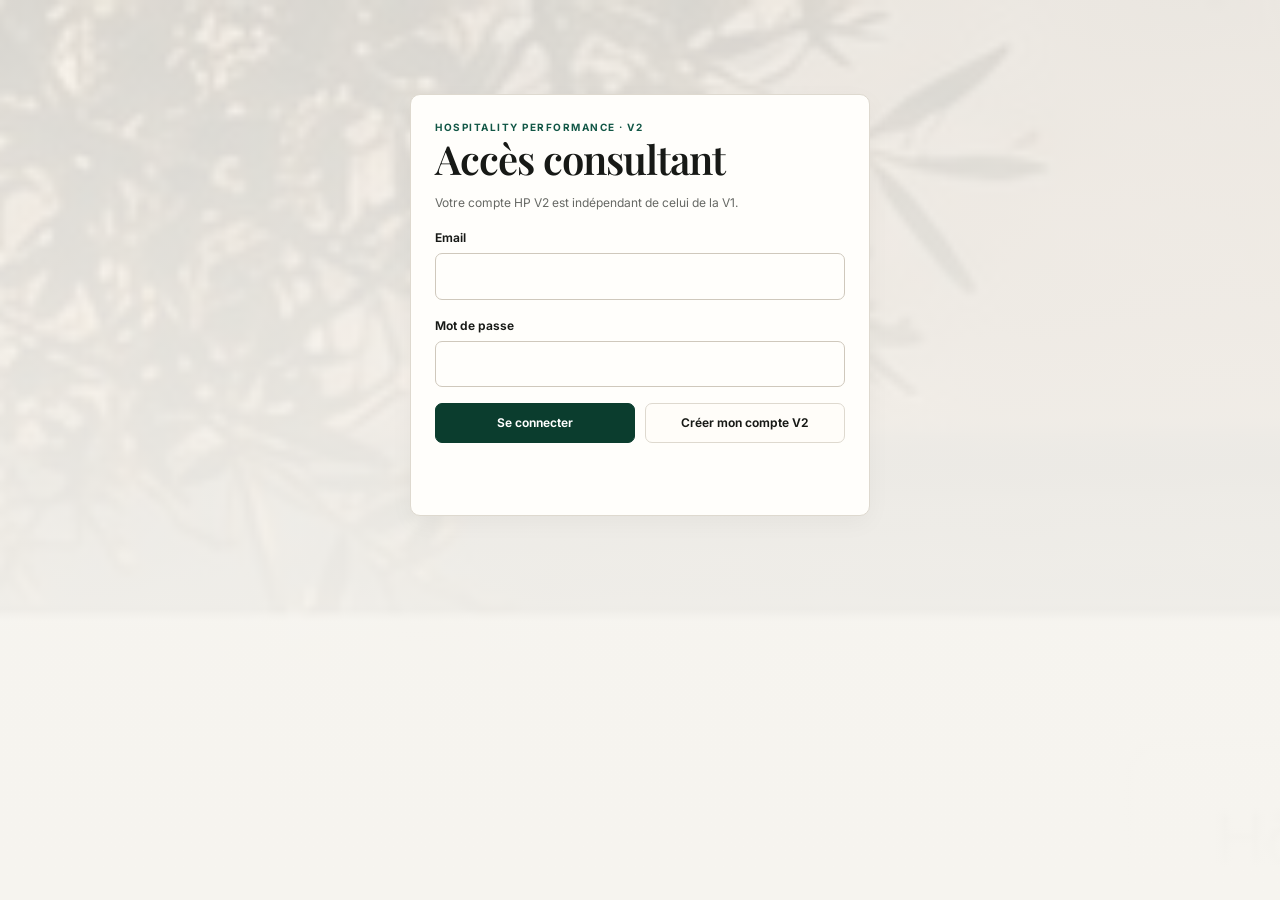
<file: report.html>
<!doctype html>
<html lang="fr"><head><meta charset="utf-8"><meta name="viewport" content="width=device-width,initial-scale=1"><meta name="robots" content="noindex,nofollow"><meta name="referrer" content="no-referrer"><meta name="theme-color" content="#0B3D2E"><title>Rapport client | HP V2</title><link rel="preconnect" href="https://fonts.googleapis.com"><link rel="preconnect" href="https://fonts.gstatic.com" crossorigin><link href="https://fonts.googleapis.com/css2?family=Inter:wght@400;500;600;700;800&family=Playfair+Display:ital,wght@0,500;0,600;0,700;1,500&display=swap" rel="stylesheet"><link rel="stylesheet" href="app.css"></head><body class="authOnly" data-page="report">
<aside class="sideNav"><div class="brandBlock"><div class="hpMark">HP</div><div class="hpWords">Hospitality<br>Performance</div></div><nav id="nav" class="navItems" aria-label="Navigation principale"></nav><div class="sideEditorial"><em>Des lieux d’exception<br>plus performants demain.</em><small>HP · Diagnostic V2</small></div></aside>
<main class="appShell"><header class="topbar"><span class="small">Hospitality Performance · Diagnostic initial</span><span id="userName" class="small"></span></header><div class="canvas"><section id="loginView" class="card login"><div class="eyebrow">Hospitality Performance · V2</div><h1>Accès consultant</h1><p class="small">Votre compte HP V2 est indépendant de celui de la V1.</p><form id="loginForm"><label class="field"><span>Email</span><input id="email" type="email" autocomplete="username" required></label><label class="field"><span>Mot de passe</span><input id="password" type="password" autocomplete="current-password" required></label><div class="actions"><button class="btn" id="loginBtn" type="submit">Se connecter</button><button class="btn secondary" id="signupBtn" type="button">Créer mon compte V2</button></div><p id="loginMsg" class="message" role="status"></p></form></section><div id="appView" class="hide"><div class="hero screenOnly"><div><div class="eyebrow">Rapport client</div><h1 id="estName">Établissement</h1></div></div><div id="content">Chargement du diagnostic…</div><p id="message" class="message screenOnly" role="status"></p></div></div></main><script type="module" src="app.js"></script></body></html>
</file>
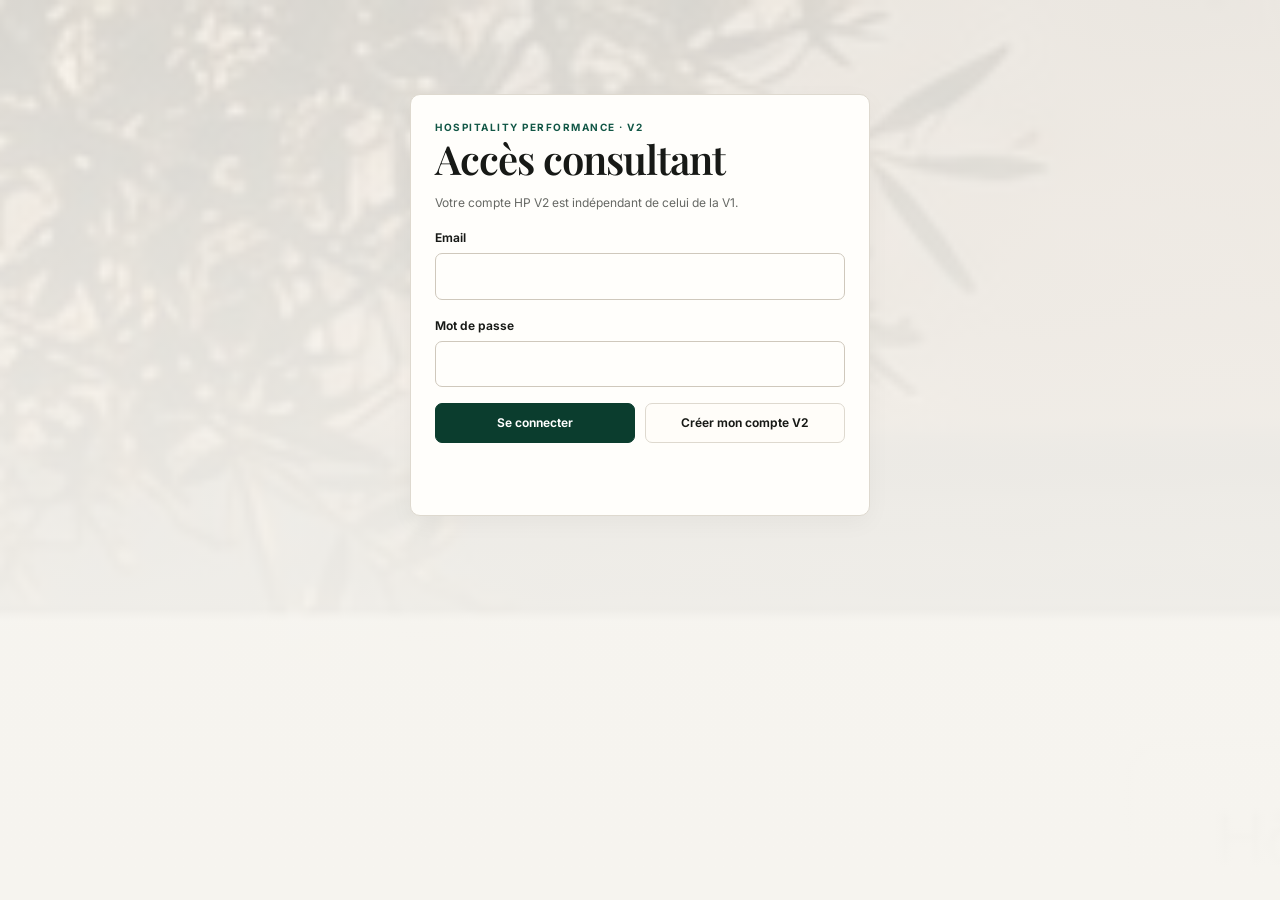
<file: synthese.html>
<!doctype html>
<html lang="fr"><head><meta charset="utf-8"><meta name="viewport" content="width=device-width,initial-scale=1"><meta name="robots" content="noindex,nofollow"><meta name="referrer" content="no-referrer"><meta name="theme-color" content="#0B3D2E"><title>Synthèse et priorités | HP V2</title><link rel="preconnect" href="https://fonts.googleapis.com"><link rel="preconnect" href="https://fonts.gstatic.com" crossorigin><link href="https://fonts.googleapis.com/css2?family=Inter:wght@400;500;600;700;800&family=Playfair+Display:ital,wght@0,500;0,600;0,700;1,500&display=swap" rel="stylesheet"><link rel="stylesheet" href="app.css"></head><body class="authOnly" data-page="synthese">
<aside class="sideNav"><div class="brandBlock"><div class="hpMark">HP</div><div class="hpWords">Hospitality<br>Performance</div></div><nav id="nav" class="navItems" aria-label="Navigation principale"></nav><div class="sideEditorial"><em>Des lieux d’exception<br>plus performants demain.</em><small>HP · Diagnostic V2</small></div></aside>
<main class="appShell"><header class="topbar"><span class="small">Hospitality Performance · Diagnostic initial</span><span id="userName" class="small"></span></header><div class="canvas"><section id="loginView" class="card login"><div class="eyebrow">Hospitality Performance · V2</div><h1>Accès consultant</h1><p class="small">Votre compte HP V2 est indépendant de celui de la V1.</p><form id="loginForm"><label class="field"><span>Email</span><input id="email" type="email" autocomplete="username" required></label><label class="field"><span>Mot de passe</span><input id="password" type="password" autocomplete="current-password" required></label><div class="actions"><button class="btn" id="loginBtn" type="submit">Se connecter</button><button class="btn secondary" id="signupBtn" type="button">Créer mon compte V2</button></div><p id="loginMsg" class="message" role="status"></p></form></section><div id="appView" class="hide"><div class="hero screenOnly"><div><div class="eyebrow">Synthèse et priorités</div><h1 id="estName">Établissement</h1></div></div><div id="content">Chargement du diagnostic…</div><p id="message" class="message screenOnly" role="status"></p></div></div></main><script type="module" src="app.js"></script></body></html>
</file>
<file: app.css>
:root{--emerald:#0b3d2e;--emerald2:#125746;--paper:#fffefb;--stone:#f6f4ef;--ink:#171916;--muted:#666864;--line:#ded9cf;--gold:#b99a68;--danger:#b84a45;--sidebar:214px}
*{box-sizing:border-box}body{margin:0;color:var(--ink);background:var(--stone);font:14px/1.6 Inter,system-ui,sans-serif}a{color:var(--emerald2);text-decoration:none}button,input,textarea,select{font:inherit}button,a,input,textarea,select{touch-action:manipulation}button{cursor:pointer}button:disabled{opacity:.5;cursor:not-allowed}.hide{display:none!important}h1,h2,h3,h4{font-family:'Playfair Display',Georgia,serif;line-height:1.2;font-weight:600}h1{font-size:40px;letter-spacing:-.025em;margin:0 0 10px}h2{font-size:24px;margin:0 0 16px}h3{font-size:20px;margin:0 0 10px}p{margin:8px 0 16px}.muted,.small{color:var(--muted)}.small{font-size:12px}.eyebrow{font-size:10px;letter-spacing:.15em;text-transform:uppercase;font-weight:700;color:var(--emerald2)}.sideNav{position:fixed;left:0;top:0;bottom:0;width:var(--sidebar);padding:25px 14px 20px;background:linear-gradient(180deg,#0d1714,#091a15 55%,#0c2d23);color:#fff;display:flex;flex-direction:column;z-index:20}.brandBlock{padding:0 18px 22px;border-bottom:1px solid #ffffff25}.hpMark{font:600 56px/.82 'Playfair Display',Georgia,serif;letter-spacing:-.07em}.hpWords{margin-top:10px;font-size:10px;letter-spacing:.28em;text-transform:uppercase;line-height:1.5;color:#ffffffc9}.navItems{display:grid;gap:5px;margin-top:22px}.navItem{min-height:45px;display:flex;align-items:center;gap:11px;padding:0 14px;border-radius:6px;color:#ffffffc2;font-size:12px}.navItem:hover{background:#ffffff0d;color:#fff}.navItem.active{background:linear-gradient(90deg,#125746,#0d4638);color:#fff;box-shadow:inset 2px 0 #e7eee9}.navIcon{width:18px;font-size:18px}.sideEditorial{margin-top:auto;padding:18px 17px 0;border-top:1px solid #ffffff25}.sideEditorial em{font:500 15px/1.45 'Playfair Display',Georgia,serif;color:#ffffffd4;display:block}.sideEditorial small{display:block;margin-top:15px;font-size:8px;letter-spacing:.2em;text-transform:uppercase;color:#ffffffa0}.appShell{margin-left:var(--sidebar);min-height:100vh;background:linear-gradient(#f6f4efdd,#f6f4efff),url('hp-editorial-header.jpg') top center/cover no-repeat fixed}.topbar{min-height:72px;padding:16px 28px;border-bottom:1px solid var(--line);display:flex;justify-content:space-between;gap:12px;align-items:center;background:#faf8f3}.canvas{max-width:1220px;margin:auto;padding:34px 28px 50px}.hero{display:flex;justify-content:space-between;gap:20px;align-items:flex-end;margin-bottom:24px}.actions{display:flex;flex-wrap:wrap;gap:10px;align-items:center}.btn{display:inline-flex;align-items:center;justify-content:center;border:1px solid var(--emerald);border-radius:7px;padding:10px 16px;background:var(--emerald);color:#fff;font-weight:650;font-size:12px;line-height:1.5}.btn.secondary{border-color:var(--line);background:#fffdf9;color:var(--ink)}.card{padding:24px;border:1px solid var(--line);background:var(--paper);border-radius:10px;box-shadow:0 7px 24px #1a1f1b0a;margin-bottom:16px}.grid2{display:grid;grid-template-columns:1fr 1fr;gap:16px}.field{display:block;margin:16px 0}.field>span,.field>label{display:block;font-size:12px;font-weight:650;margin-bottom:6px}input,textarea,select{width:100%;border:1px solid #cfc8bc;border-radius:7px;background:#fffefb;color:var(--ink);padding:11px 12px}textarea{min-height:100px;resize:vertical}input:focus,textarea:focus,select:focus{outline:2px solid #12574640;outline-offset:2px}.check{display:flex;align-items:flex-start;gap:9px;font-size:12px;margin:12px 0}.check input{width:18px;flex-shrink:0;margin-top:3px}.login{max-width:460px;margin:60px auto}.login .actions .btn{flex:1}.notice{border-left:3px solid var(--gold);background:#f6f2e8;padding:13px 16px;font-size:12px;border-radius:4px;margin:15px 0}.error{color:var(--danger)}.message{margin-top:12px;font-size:12px;min-height:1.6em}.scoreHero{display:flex;align-items:center;gap:28px}.scoreHero strong{font:600 64px/1 'Playfair Display',Georgia,serif;color:var(--emerald)}.scoreHero small{font-size:20px}.pill{display:inline-block;padding:4px 9px;border-radius:99px;background:#edf2ef;color:var(--emerald);font-size:10px;font-weight:700}.dimensions{display:grid;grid-template-columns:repeat(5,1fr);gap:8px;margin:18px 0}.dimCard{border:1px solid var(--line);padding:14px;border-radius:8px;background:#f8f6f1}.dimCard b{display:block;font:600 25px 'Playfair Display',Georgia,serif;margin-top:8px}.dimCard span{font-size:11px}.track{height:5px;background:#e4e0d7;border-radius:99px;overflow:hidden;margin-top:10px}.track i{display:block;height:100%;background:var(--emerald)}.tableWrap{overflow-x:auto}table{width:100%;border-collapse:collapse;text-align:left}th{font-size:10px;text-transform:uppercase;letter-spacing:.08em;color:var(--muted)}td,th{padding:13px 10px;border-bottom:1px solid var(--line)}td{font-size:12px}tr:last-child td{border:0}.rowLink{font-weight:650;color:var(--emerald)}details{border-top:1px solid var(--line);padding:18px 0}summary{cursor:pointer;font-weight:700}details .small{margin-top:10px}.criterion{padding:20px 0;border-top:1px solid var(--line)}.criterion:first-child{border:0}.criterionHead{display:flex;align-items:center;justify-content:space-between;gap:15px}.criterionHead h3{font-size:19px;margin:0}.criterionHead select{width:130px}.criterion .grid2{grid-template-columns:2fr 1fr}.criterion textarea{min-height:75px}.responses{display:grid;grid-template-columns:1fr 1fr;gap:14px}.response{border-bottom:1px solid var(--line);padding-bottom:12px}.response strong{display:block;font-size:11px;color:var(--muted);margin-bottom:5px}.response span,.textBlock{white-space:pre-wrap;overflow-wrap:anywhere}.priority h3{font-size:24px}.priority .rank{color:var(--gold);margin-right:8px}.saveBar{position:sticky;bottom:0;background:#fffefbf2;border:1px solid var(--line);border-radius:8px;padding:12px 16px;display:flex;align-items:center;gap:12px;z-index:10}.report{max-width:794px;margin:0 auto}.reportPage{background:#fff;min-height:1080px;padding:55px 54px;position:relative;border-left:8px solid var(--emerald);margin-bottom:24px;box-shadow:0 5px 25px #00000008;overflow-wrap:anywhere}.reportPage h1{font-size:44px}.reportCover{display:flex;flex-direction:column;justify-content:space-between;background:linear-gradient(160deg,#0b3d2e,#125746);color:#fff}.reportCover .eyebrow,.reportCover h1,.reportCover .muted{color:#fff}.reportBrand{font:600 60px 'Playfair Display',Georgia,serif}.reportName{font:600 30px 'Playfair Display',Georgia,serif}.reportNo{margin-top:32px;font-size:10px;color:#777}.reportPriority{padding:20px 0;border-top:1px solid var(--line);break-inside:avoid}.reportPriority h3{font-size:23px}.reportPriority .textBlock{font-size:13px}.reportPriority p{margin:8px 0}.reportPage .dimensions{grid-template-columns:repeat(5,1fr)}.reportPage .dimCard{padding:10px}.empty{padding:40px;text-align:center;color:var(--muted)}.textBlock{line-height:1.7}.summaryCounter{font-size:10px;color:var(--muted)}.loading{padding:30px}.authOnly .sideNav{display:none}.authOnly .appShell{margin-left:0}.authOnly .topbar{display:none}
@media(max-width:900px){.dimensions{grid-template-columns:repeat(3,1fr)}.grid2,.responses{grid-template-columns:1fr}.criterion .grid2{grid-template-columns:1fr}.canvas{padding:24px 18px}.reportPage{padding:35px 30px}.hero h1{font-size:34px}}
@media(max-width:700px){:root{--sidebar:0px}.sideNav{position:sticky;top:0;width:100%;height:auto;padding:0 8px;overflow-x:auto;display:block}.brandBlock,.sideEditorial{display:none}.navItems{display:flex;margin:0;gap:0;min-width:max-content}.navItem{font-size:10px;padding:0 10px;height:52px}.navIcon{display:none}.topbar{padding:12px 18px;min-height:60px}.canvas{padding:22px 12px}.hero{align-items:flex-start;flex-direction:column}.hero h1{font-size:32px}.card{padding:18px}.dimensions{grid-template-columns:1fr 1fr}.scoreHero{gap:16px}.scoreHero strong{font-size:50px}.login{margin:30px 12px}.reportPage{min-height:auto;padding:28px 22px}.reportCover{min-height:700px}.reportPage .dimensions{grid-template-columns:1fr 1fr}.reportPage h1{font-size:34px}}
@page{size:A4 portrait;margin:12mm}
@media print{body{background:#fff}.sideNav,.topbar,.screenOnly,.login,.saveBar{display:none!important}.appShell{margin:0;background:none}.canvas{padding:0;max-width:none}.report{max-width:none}.reportPage{width:100%;box-sizing:border-box;min-height:245mm;padding:12mm 10mm;margin:0;border-left:2mm solid var(--emerald);box-shadow:none;break-after:page;print-color-adjust:exact;-webkit-print-color-adjust:exact}.reportPage:last-child{break-after:auto}.reportCover{height:245mm}.reportPage .dimensions{grid-template-columns:repeat(5,1fr)}.reportPage h1{font-size:36px}.reportPage h2{font-size:24px}.reportPage .textBlock{font-size:11px}.reportPriority{padding:8px 0}.reportPriority h3{font-size:18px}.reportPriority p{font-size:11px;line-height:1.4;margin:2px 0}.reportPriority .textBlock{line-height:1.5}.reportNo{position:absolute;bottom:8mm;left:12mm;margin:0}}

.suggestionsPanel{background:var(--paper);border-color:var(--line)}.suggestionsPanel .suggestion{background:#d1e7d9;border-color:#98bea7;color:#0b3d2e}.suggestionsPanel .suggestion:hover{background:#bedcc9}.suggestionsPanel .field{max-width:240px}

@media print{html,body{-webkit-text-size-adjust:100%;text-size-adjust:100%}.reportPage .dimCard{min-width:0;padding:2mm}.reportPage .dimCard>span:first-child{font-size:9px;white-space:nowrap}.reportPage .dimCard small{font-size:10px}.reportNo{left:10mm}}

@media print{.reportPriority{padding:6px 0}.reportPriority h3{font-size:16px;margin:0 0 6px}.reportPriority .textBlock{font-size:11px;line-height:1.3}.reportPriority p{font-size:10px;line-height:1.3;margin:2px 0}}
.auditPage{font-size:13px;line-height:1.5;padding-bottom:65px}.auditPage h2{font-size:29px;margin:0 0 18px}.auditPage h3{font-size:18px;margin:0 0 6px}.auditSection{margin:16px 0}.auditSection p{margin:5px 0}.auditMeta{font-size:11px;color:var(--muted);margin:-4px 0 16px}.auditList{margin:6px 0;padding-left:19px}.auditList li{padding-left:3px;margin:5px 0}.auditCallout{padding:12px 14px;border-left:3px solid var(--emerald);background:#edf4ef;border-radius:3px;margin:15px 0}.auditCallout p{margin:5px 0}.auditSteps{margin:16px 0}.auditSteps>div{border-bottom:1px solid var(--line);padding:9px 0}.auditStepLabel{font-size:11px;font-weight:700;color:var(--emerald)}.auditSteps p{margin:5px 0}.auditTool{padding:10px 12px;background:#f6f2e8;border:1px solid var(--line);border-radius:4px;font-size:12px}.auditSource{font-size:10px;color:var(--muted);margin:12px 0}.auditReferences{font-size:11px}.auditReferences>div{margin:9px 0}.auditReferences a{font-weight:700}.auditReferences p{margin:3px 0}.auditRoadmap{margin:12px 0}.auditRoadmap td{font-size:12px}.auditRoadmap td:first-child{width:65px;font-weight:700;color:var(--emerald)}.coverScope{max-width:440px;border-top:1px solid #ffffff40;margin-top:22px;padding-top:14px;font-size:13px;color:#ffffffe0}
@media print{.auditPage{font-size:11.5px;line-height:1.4;padding:10mm 10mm 16mm}.auditPage h2{font-size:23px;margin:0 0 12px}.auditPage h3{font-size:14px;line-height:1.25;margin:0 0 5px}.auditPage .textBlock{font-size:11.5px;line-height:1.4}.auditSection{margin:10px 0}.auditSection p{margin:4px 0}.auditList li{margin:3px 0}.auditCallout{padding:9px 11px;margin:10px 0}.auditCallout p{margin:4px 0}.auditSteps{margin:10px 0}.auditSteps>div{padding:7px 0;break-inside:avoid}.auditSteps p{margin:4px 0}.auditMeta{font-size:10px;margin:0 0 10px}.auditTool{font-size:11px;padding:8px 10px}.auditRoadmap td,.auditRoadmap th{padding:7px 8px;font-size:10.5px}.auditReferences{font-size:9.5px;line-height:1.3}.auditReferences>div{margin:7px 0;break-inside:avoid}.auditSource{font-size:9px}.auditPage .scoreHero strong{font-size:48px}.auditPage .dimensions{margin:10px 0}.auditPage .dimCard{padding:7px}.auditPage .dimCard b{font-size:21px;margin-top:4px}.auditPage .dimCard span{font-size:9px}.auditPage .track{margin-top:6px}.reportNo{bottom:6mm}}

@media print{.auditRoadmap th:first-child,.auditRoadmap td:first-child{width:22mm;white-space:nowrap}}

.coverQuote{align-self:flex-end;text-align:right;max-width:100%;margin-top:24px}.coverQuote p{font-family:Georgia,serif;font-style:italic;font-size:15px;line-height:1.45;color:#ffffffed;margin:0 0 5px}.coverQuote span{font-size:10px;letter-spacing:.04em;color:#ffffffc7}
@media print{.coverQuote{margin-top:8mm}.coverQuote p{font-size:13px}.coverQuote span{font-size:9px}}
/* Rapport expert : conserver neuf pages avec les marges d’impression usuelles. */
@media print{.auditPage h2{margin-bottom:10px}.auditSection{margin:8px 0}.auditSteps{margin:8px 0}.auditSteps>div{padding:5px 0}.auditCallout{margin:8px 0;padding:8px 10px}.auditSource{margin:8px 0}.auditReferences>div{margin:5px 0}}
@media print{.auditReferences>div{margin:3px 0}.auditRoadmap td,.auditRoadmap th{padding:5px 8px}}
</file>
